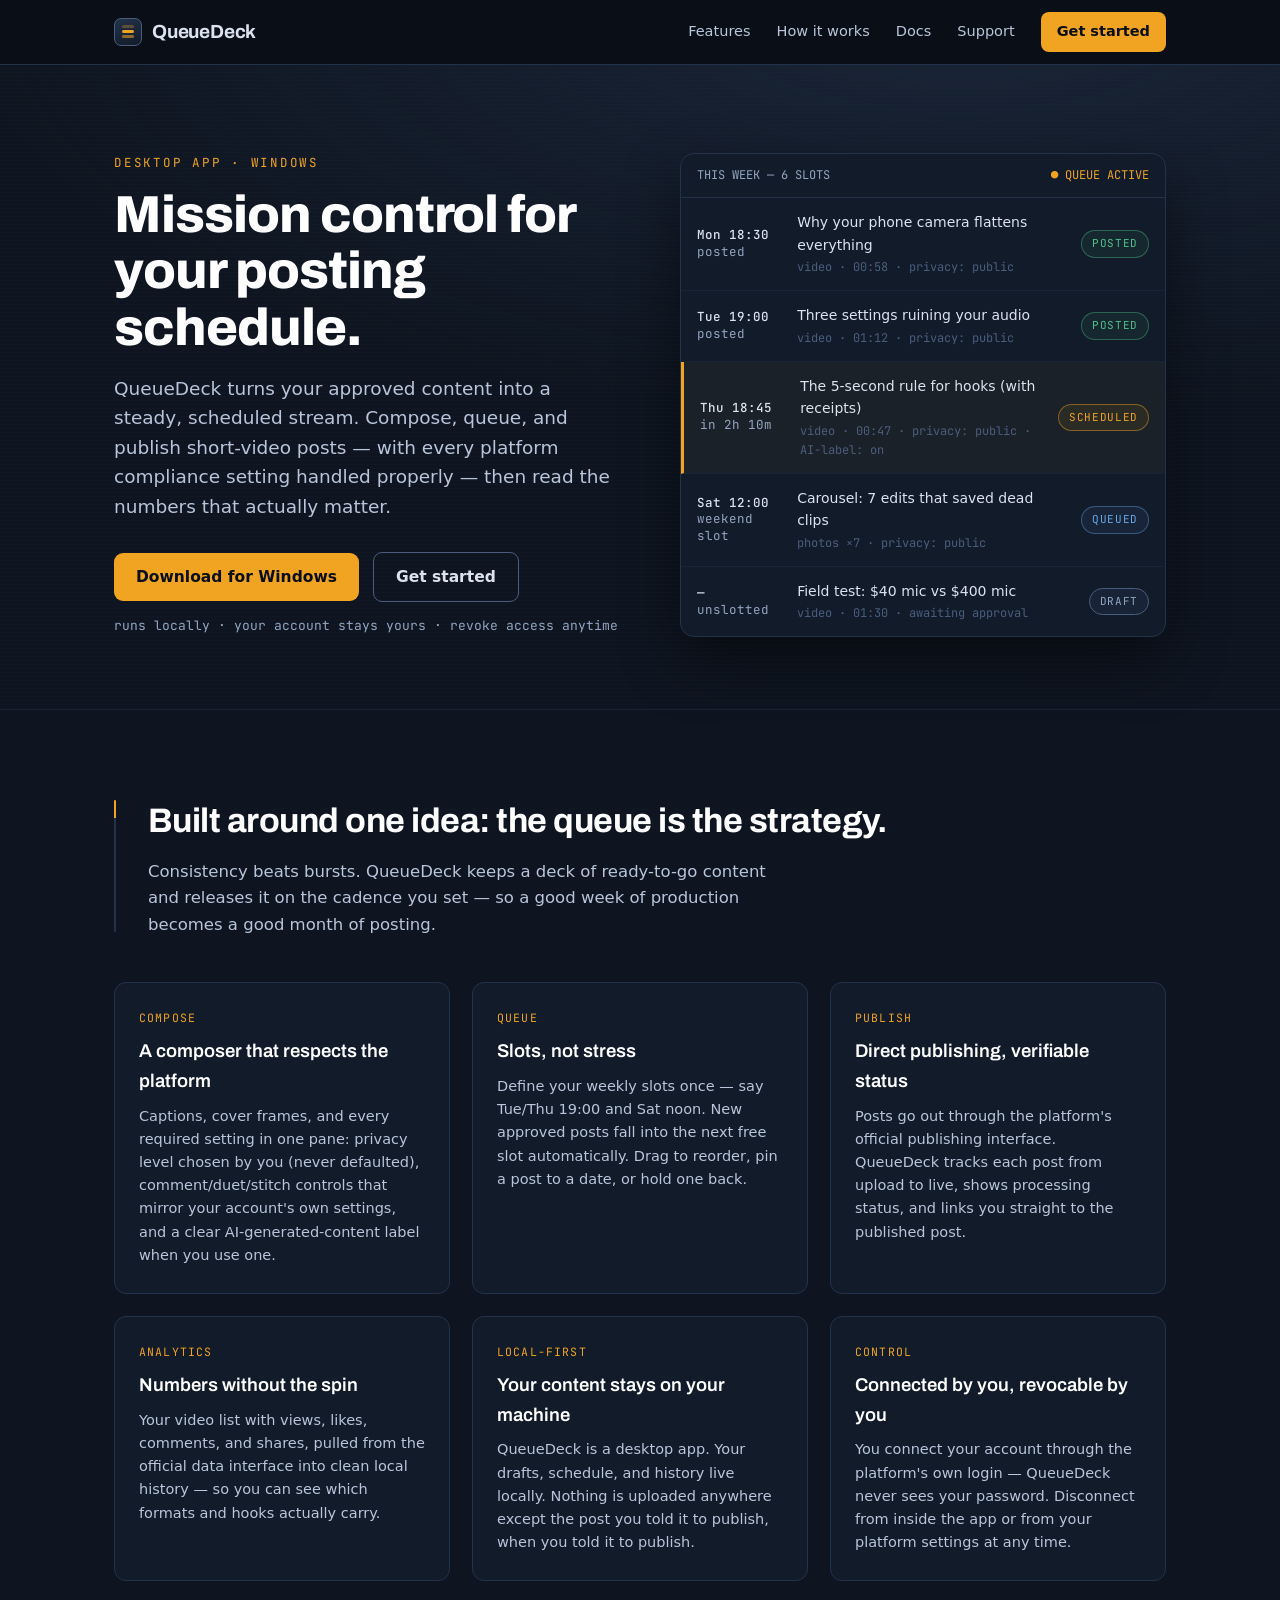
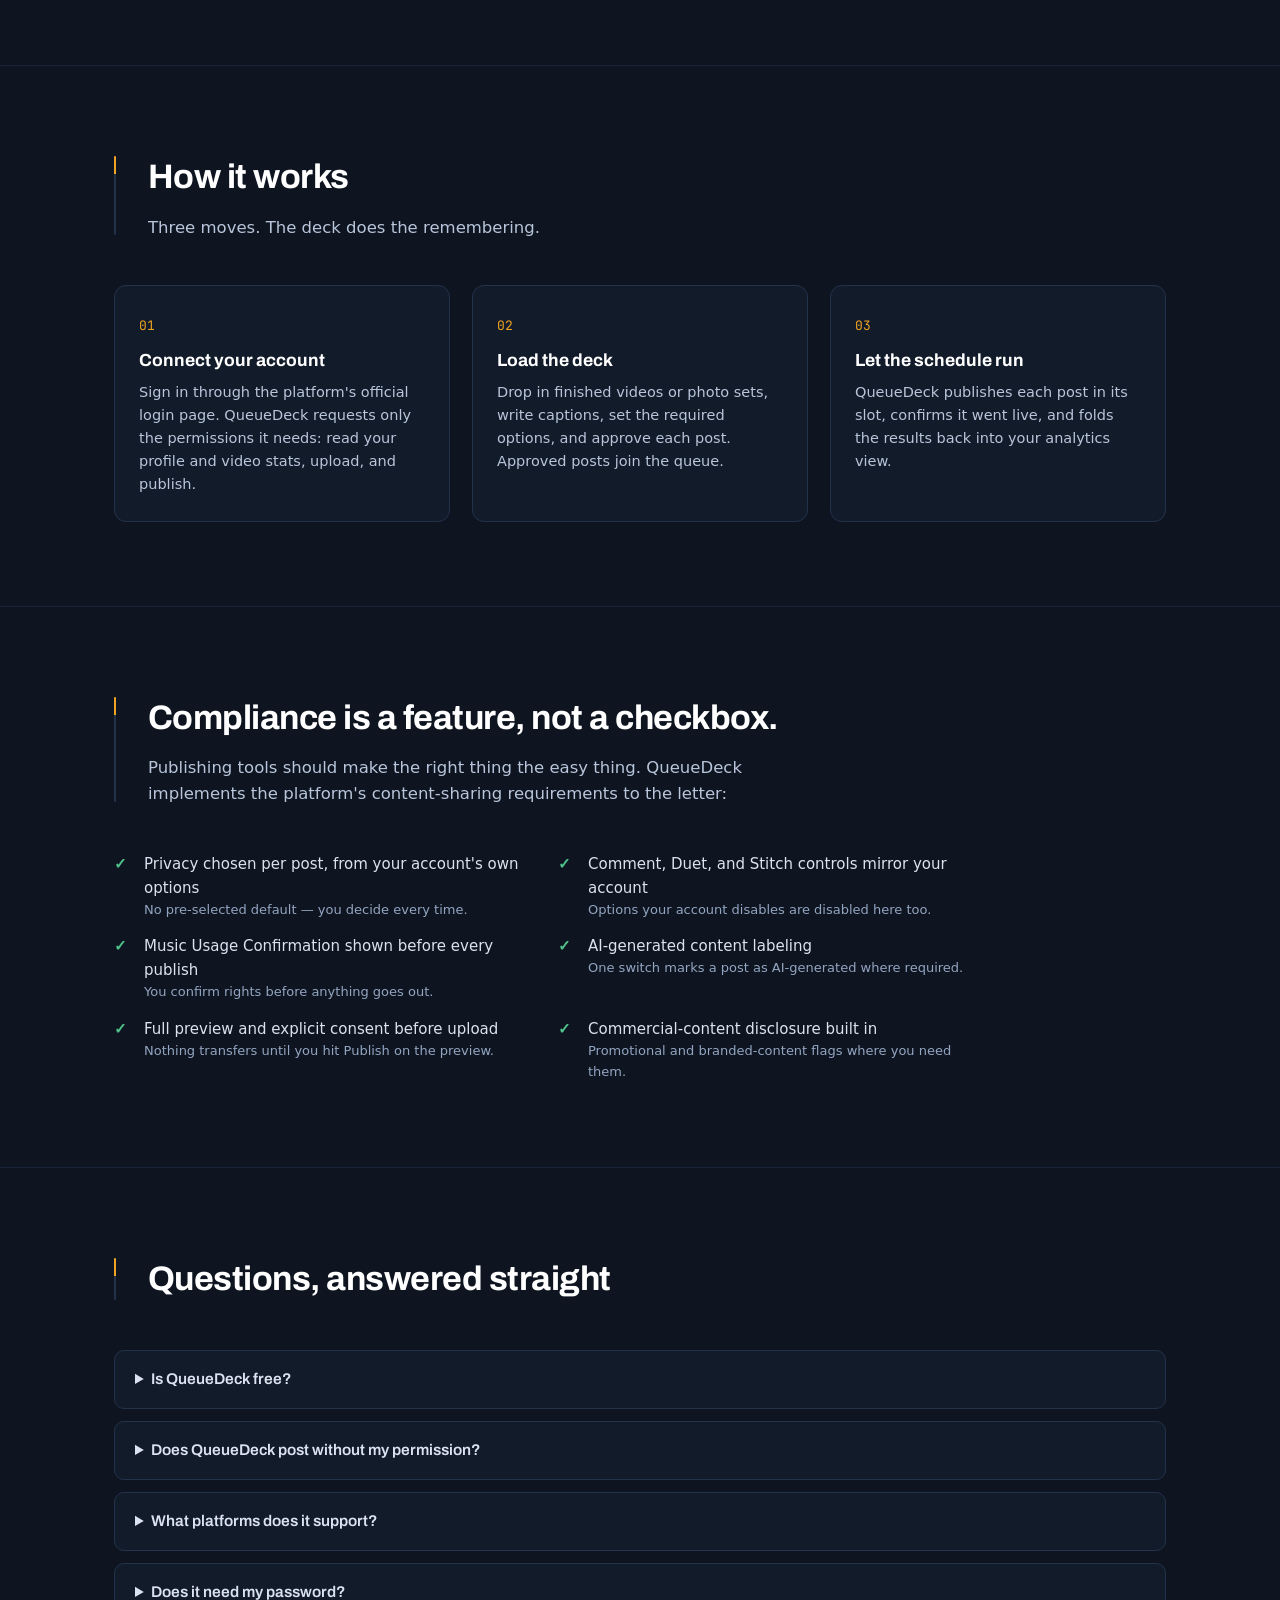
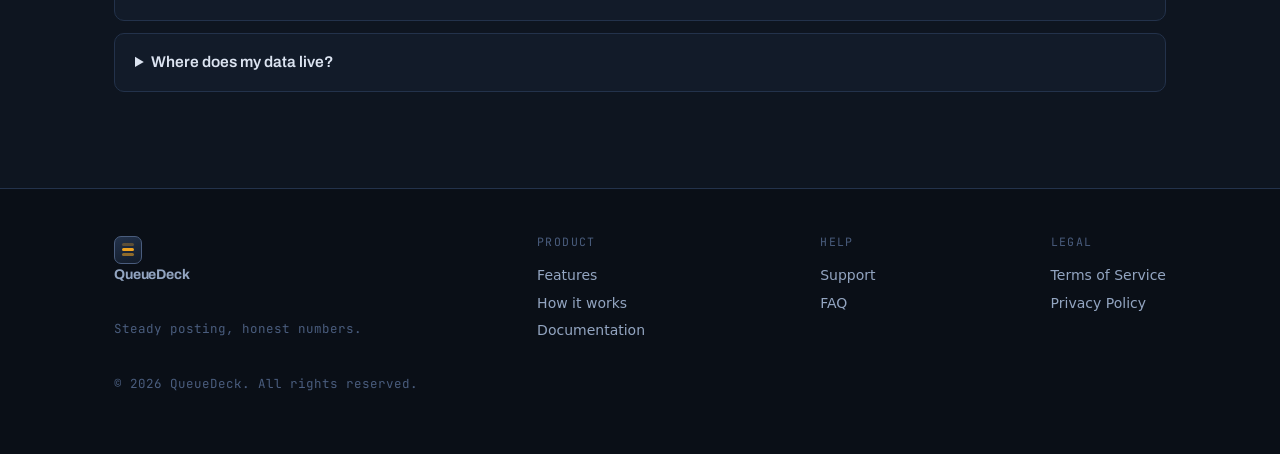
<file: index.html>
<!DOCTYPE html>
<html lang="en">
<head>
<meta charset="UTF-8">
<meta name="viewport" content="width=device-width, initial-scale=1.0">
<title>QueueDeck — Schedule-and-post mission control for short-video creators</title>
<meta name="description" content="QueueDeck is a Windows desktop app for short-video creators: build an approved-content queue, schedule posts with full platform compliance, and read your real performance numbers.">
<link rel="preconnect" href="https://fonts.googleapis.com">
<link rel="preconnect" href="https://fonts.gstatic.com" crossorigin>
<link href="https://fonts.googleapis.com/css2?family=Archivo:wght@500;600;700;800&family=JetBrains+Mono:wght@400;500;700&display=swap" rel="stylesheet">
<link rel="stylesheet" href="assets/deck.css">
<link rel="icon" type="image/png" href="assets/icon-64.png">
</head>
<body>

<header class="site">
  <div class="wrap">
    <a class="logo" href="index.html"><span class="mark"></span>QueueDeck</a>
    <nav class="main">
      <a href="index.html#features">Features</a>
      <a href="index.html#how">How it works</a>
      <a href="docs.html">Docs</a>
      <a href="support.html">Support</a>
      <a class="cta" href="docs.html#get-started">Get started</a>
    </nav>
  </div>
</header>

<section class="hero">
  <div class="wrap">
    <div>
      <div class="kicker">Desktop app · Windows</div>
      <h1>Mission control for your posting schedule.</h1>
      <p class="lede">QueueDeck turns your approved content into a steady, scheduled stream.
      Compose, queue, and publish short-video posts — with every platform compliance
      setting handled properly — then read the numbers that actually matter.</p>
      <div class="actions">
        <a class="btn primary" href="https://github.com/MrCyberFreak/queuedeck/releases/download/v0.5.0/QueueDeck-0.5.0-win64.zip">Download for Windows</a>
        <a class="btn ghost" href="docs.html#get-started">Get started</a>
      </div>
      <div class="note">runs locally · your account stays yours · revoke access anytime</div>
    </div>

    <div class="deck" aria-label="Illustration of the QueueDeck posting queue">
      <div class="bar"><span>THIS WEEK — 6 SLOTS</span><span class="live">● QUEUE ACTIVE</span></div>
      <div class="slot">
        <div class="t"><b>Mon 18:30</b>posted</div>
        <div class="what">
          <div class="title">Why your phone camera flattens everything</div>
          <div class="meta">video · 00:58 · privacy: public</div>
        </div>
        <span class="chip posted">POSTED</span>
      </div>
      <div class="slot">
        <div class="t"><b>Tue 19:00</b>posted</div>
        <div class="what">
          <div class="title">Three settings ruining your audio</div>
          <div class="meta">video · 01:12 · privacy: public</div>
        </div>
        <span class="chip posted">POSTED</span>
      </div>
      <div class="slot next">
        <div class="t"><b>Thu 18:45</b>in 2h 10m</div>
        <div class="what">
          <div class="title">The 5-second rule for hooks (with receipts)</div>
          <div class="meta">video · 00:47 · privacy: public · AI-label: on</div>
        </div>
        <span class="chip scheduled">SCHEDULED</span>
      </div>
      <div class="slot">
        <div class="t"><b>Sat 12:00</b>weekend slot</div>
        <div class="what">
          <div class="title">Carousel: 7 edits that saved dead clips</div>
          <div class="meta">photos ×7 · privacy: public</div>
        </div>
        <span class="chip queued">QUEUED</span>
      </div>
      <div class="slot">
        <div class="t"><b>—</b>unslotted</div>
        <div class="what">
          <div class="title">Field test: $40 mic vs $400 mic</div>
          <div class="meta">video · 01:30 · awaiting approval</div>
        </div>
        <span class="chip draft">DRAFT</span>
      </div>
    </div>
  </div>
</section>

<section class="block" id="features">
  <div class="wrap">
    <div class="railed">
      <h2>Built around one idea: the queue is the strategy.</h2>
      <p class="intro">Consistency beats bursts. QueueDeck keeps a deck of ready-to-go content and
      releases it on the cadence you set — so a good week of production becomes a good month of posting.</p>
    </div>
    <div class="grid3">
      <div class="card">
        <div class="tag">Compose</div>
        <h3>A composer that respects the platform</h3>
        <p>Captions, cover frames, and every required setting in one pane: privacy level chosen by you
        (never defaulted), comment/duet/stitch controls that mirror your account's own settings, and a
        clear AI-generated-content label when you use one.</p>
      </div>
      <div class="card">
        <div class="tag">Queue</div>
        <h3>Slots, not stress</h3>
        <p>Define your weekly slots once — say Tue/Thu 19:00 and Sat noon. New approved posts fall into
        the next free slot automatically. Drag to reorder, pin a post to a date, or hold one back.</p>
      </div>
      <div class="card">
        <div class="tag">Publish</div>
        <h3>Direct publishing, verifiable status</h3>
        <p>Posts go out through the platform's official publishing interface. QueueDeck tracks each
        post from upload to live, shows processing status, and links you straight to the published post.</p>
      </div>
      <div class="card">
        <div class="tag">Analytics</div>
        <h3>Numbers without the spin</h3>
        <p>Your video list with views, likes, comments, and shares, pulled from the official data
        interface into clean local history — so you can see which formats and hooks actually carry.</p>
      </div>
      <div class="card">
        <div class="tag">Local-first</div>
        <h3>Your content stays on your machine</h3>
        <p>QueueDeck is a desktop app. Your drafts, schedule, and history live locally. Nothing is
        uploaded anywhere except the post you told it to publish, when you told it to publish.</p>
      </div>
      <div class="card">
        <div class="tag">Control</div>
        <h3>Connected by you, revocable by you</h3>
        <p>You connect your account through the platform's own login — QueueDeck never sees your
        password. Disconnect from inside the app or from your platform settings at any time.</p>
      </div>
    </div>
  </div>
</section>

<section class="block" id="how">
  <div class="wrap">
    <div class="railed">
      <h2>How it works</h2>
      <p class="intro">Three moves. The deck does the remembering.</p>
    </div>
    <div class="steps">
      <div class="step">
        <h3>Connect your account</h3>
        <p>Sign in through the platform's official login page. QueueDeck requests only the permissions
        it needs: read your profile and video stats, upload, and publish.</p>
      </div>
      <div class="step">
        <h3>Load the deck</h3>
        <p>Drop in finished videos or photo sets, write captions, set the required options, and approve
        each post. Approved posts join the queue.</p>
      </div>
      <div class="step">
        <h3>Let the schedule run</h3>
        <p>QueueDeck publishes each post in its slot, confirms it went live, and folds the results back
        into your analytics view.</p>
      </div>
    </div>
  </div>
</section>

<section class="block" id="compliance">
  <div class="wrap">
    <div class="railed">
      <h2>Compliance is a feature, not a checkbox.</h2>
      <p class="intro">Publishing tools should make the right thing the easy thing. QueueDeck implements
      the platform's content-sharing requirements to the letter:</p>
    </div>
    <ul class="checklist">
      <li>Privacy chosen per post, from your account's own options<span>No pre-selected default — you decide every time.</span></li>
      <li>Comment, Duet, and Stitch controls mirror your account<span>Options your account disables are disabled here too.</span></li>
      <li>Music Usage Confirmation shown before every publish<span>You confirm rights before anything goes out.</span></li>
      <li>AI-generated content labeling<span>One switch marks a post as AI-generated where required.</span></li>
      <li>Full preview and explicit consent before upload<span>Nothing transfers until you hit Publish on the preview.</span></li>
      <li>Commercial-content disclosure built in<span>Promotional and branded-content flags where you need them.</span></li>
    </ul>
  </div>
</section>

<section class="block" id="faq">
  <div class="wrap">
    <div class="railed">
      <h2>Questions, answered straight</h2>
      <p class="intro"></p>
    </div>
    <details>
      <summary>Is QueueDeck free?</summary>
      <p>QueueDeck is free while in early access. If that changes, existing users will get generous notice —
      and your data is local, so nothing gets held hostage.</p>
    </details>
    <details>
      <summary>Does QueueDeck post without my permission?</summary>
      <p>Never. Only posts you explicitly approved enter the queue, and the queue only runs while
      publishing is enabled. You can pause the whole deck with one switch.</p>
    </details>
    <details>
      <summary>What platforms does it support?</summary>
      <p>QueueDeck integrates with TikTok through TikTok's official developer interfaces. Support for
      additional short-video platforms is on the roadmap.</p>
    </details>
    <details>
      <summary>Does it need my password?</summary>
      <p>No. You sign in on the platform's own login page; QueueDeck receives a revocable access grant
      and never sees your credentials. Revoke it anytime from the app or your platform's settings.</p>
    </details>
    <details>
      <summary>Where does my data live?</summary>
      <p>On your computer. Drafts, media, schedule, and analytics history are stored locally. See the
      <a href="privacy.html">privacy policy</a> for the full picture.</p>
    </details>
  </div>
</section>

<footer class="site">
  <div class="wrap">
    <div class="col">
      <a class="logo" href="index.html"><span class="mark"></span>QueueDeck</a>
      <div class="fine">Steady posting, honest numbers.</div>
    </div>
    <div class="col">
      <div class="h">Product</div>
      <a href="index.html#features">Features</a>
      <a href="index.html#how">How it works</a>
      <a href="docs.html">Documentation</a>
    </div>
    <div class="col">
      <div class="h">Help</div>
      <a href="support.html">Support</a>
      <a href="docs.html#faq">FAQ</a>
    </div>
    <div class="col">
      <div class="h">Legal</div>
      <a href="terms.html">Terms of Service</a>
      <a href="privacy.html">Privacy Policy</a>
    </div>
  </div>
  <div class="wrap"><div class="fine">© 2026 QueueDeck. All rights reserved.</div></div>
</footer>

</body>
</html>
</file>
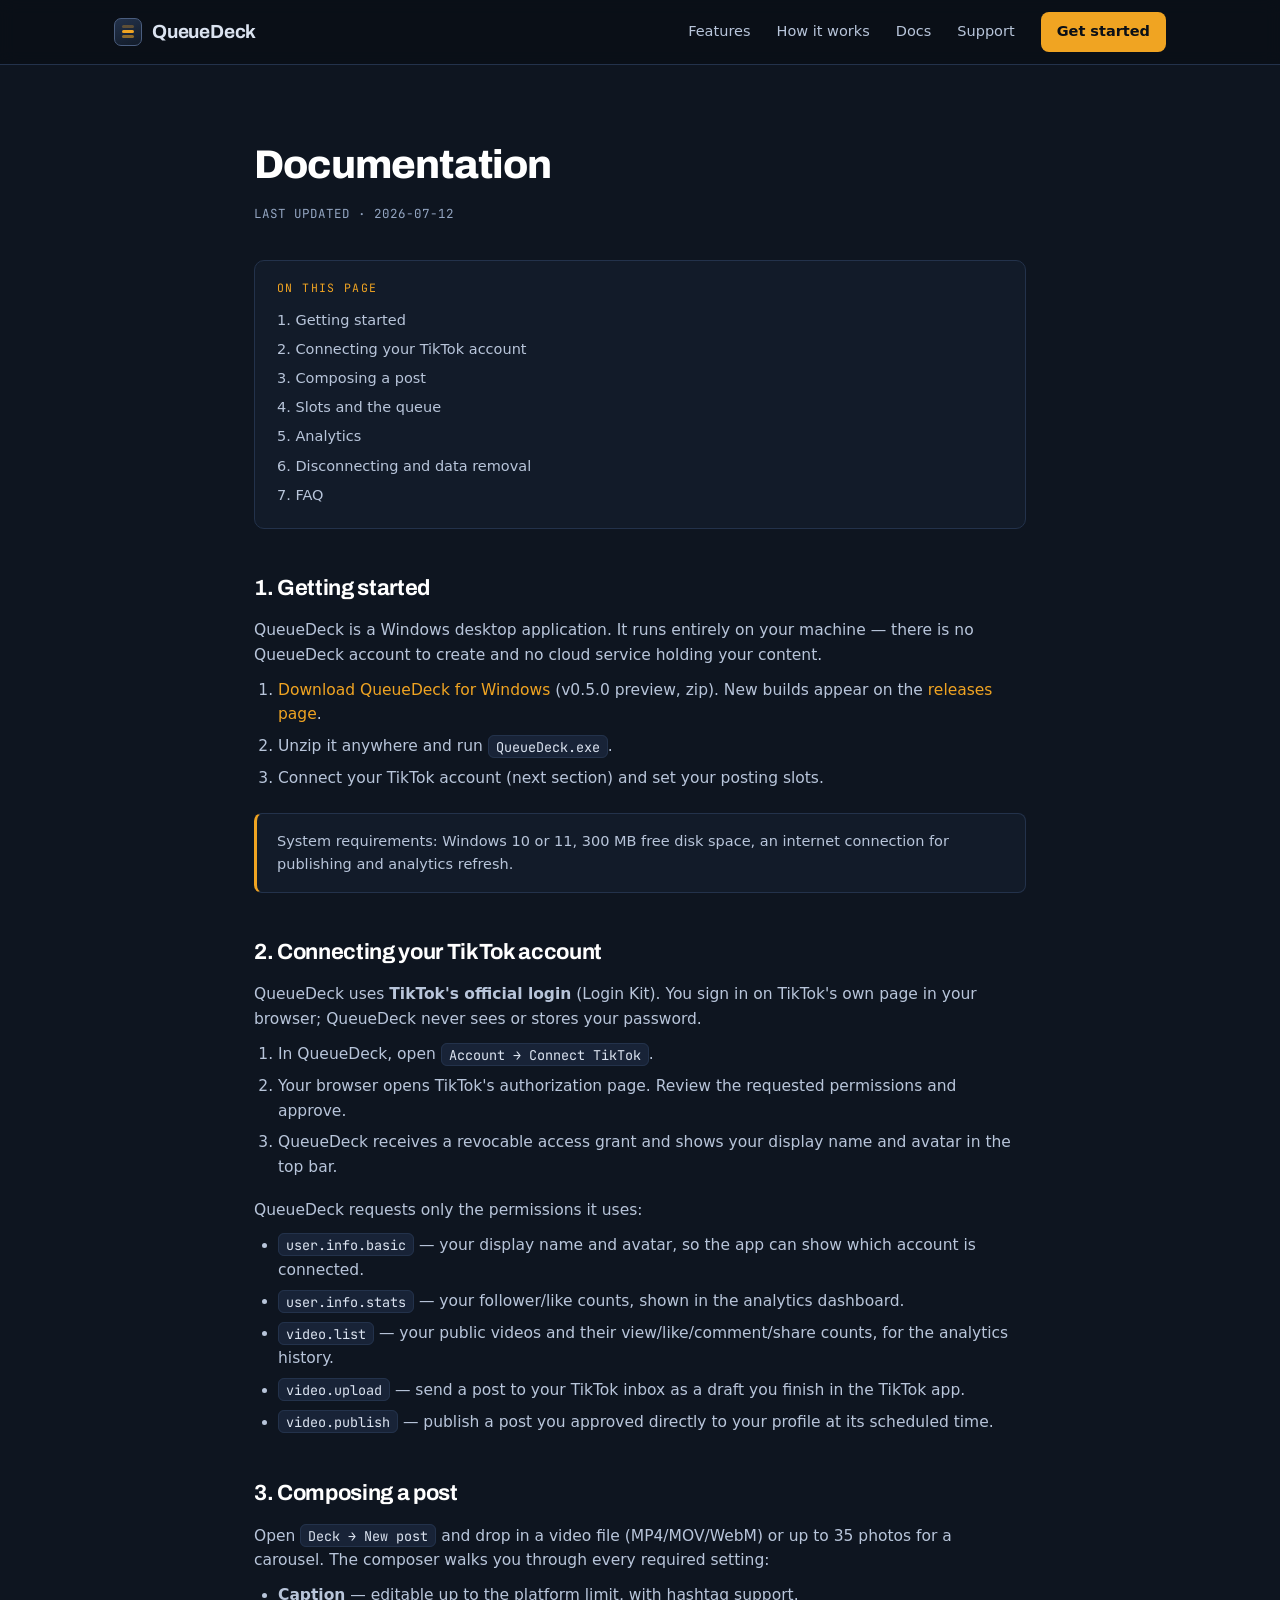
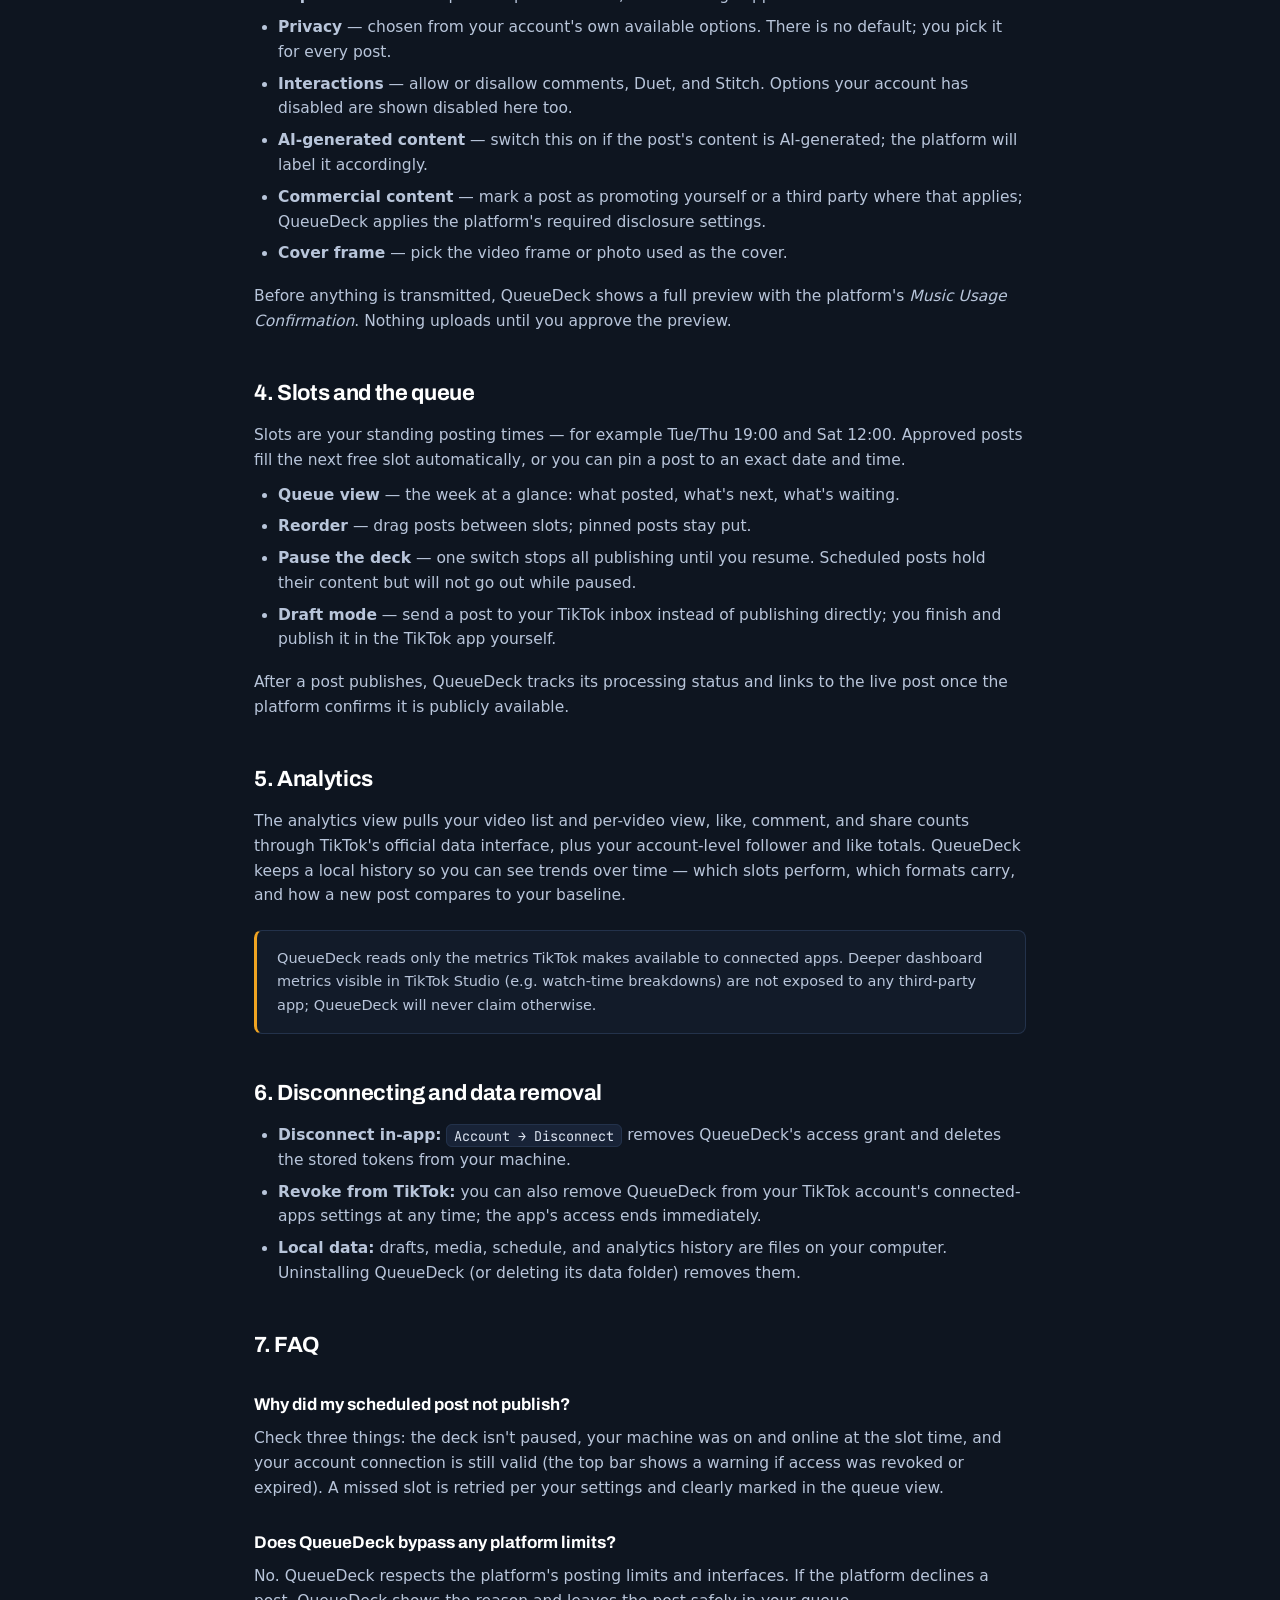
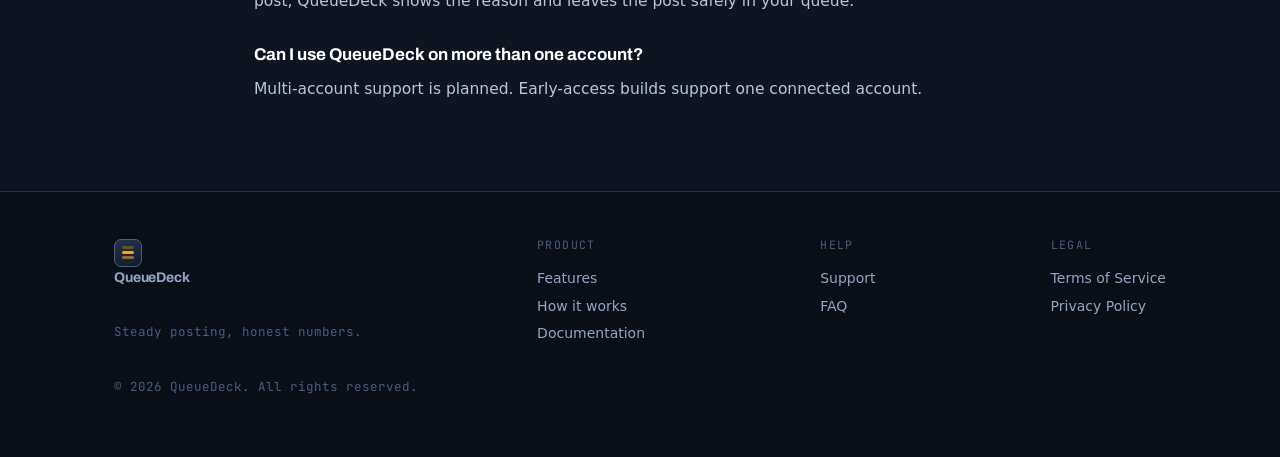
<file: docs.html>
<!DOCTYPE html>
<html lang="en">
<head>
<meta charset="UTF-8">
<meta name="viewport" content="width=device-width, initial-scale=1.0">
<title>Documentation — QueueDeck</title>
<meta name="description" content="QueueDeck documentation: installation, connecting your TikTok account, composing posts, running the queue, and reading analytics.">
<link rel="preconnect" href="https://fonts.googleapis.com">
<link rel="preconnect" href="https://fonts.gstatic.com" crossorigin>
<link href="https://fonts.googleapis.com/css2?family=Archivo:wght@500;600;700;800&family=JetBrains+Mono:wght@400;500;700&display=swap" rel="stylesheet">
<link rel="stylesheet" href="assets/deck.css">
<link rel="icon" type="image/png" href="assets/icon-64.png">
</head>
<body>

<header class="site">
  <div class="wrap">
    <a class="logo" href="index.html"><span class="mark"></span>QueueDeck</a>
    <nav class="main">
      <a href="index.html#features">Features</a>
      <a href="index.html#how">How it works</a>
      <a href="docs.html">Docs</a>
      <a href="support.html">Support</a>
      <a class="cta" href="docs.html#get-started">Get started</a>
    </nav>
  </div>
</header>

<div class="page">
  <div class="wrap">
    <h1>Documentation</h1>
    <div class="updated">LAST UPDATED · 2026-07-12</div>

    <div class="toc">
      <div class="h">On this page</div>
      <a href="#get-started">1. Getting started</a>
      <a href="#connect">2. Connecting your TikTok account</a>
      <a href="#compose">3. Composing a post</a>
      <a href="#queue">4. Slots and the queue</a>
      <a href="#analytics">5. Analytics</a>
      <a href="#disconnect">6. Disconnecting and data removal</a>
      <a href="#faq">7. FAQ</a>
    </div>

    <h2 id="get-started">1. Getting started</h2>
    <p>QueueDeck is a Windows desktop application. It runs entirely on your machine — there is no
    QueueDeck account to create and no cloud service holding your content.</p>
    <ol>
      <li><a href="https://github.com/MrCyberFreak/queuedeck/releases/download/v0.5.0/QueueDeck-0.5.0-win64.zip">Download QueueDeck for Windows</a> (v0.5.0 preview, zip). New builds appear on the <a href="https://github.com/MrCyberFreak/queuedeck/releases">releases page</a>.</li>
      <li>Unzip it anywhere and run <code>QueueDeck.exe</code>.</li>
      <li>Connect your TikTok account (next section) and set your posting slots.</li>
    </ol>
    <div class="callout">System requirements: Windows 10 or 11, 300&nbsp;MB free disk space, an internet
    connection for publishing and analytics refresh.</div>

    <h2 id="connect">2. Connecting your TikTok account</h2>
    <p>QueueDeck uses <strong>TikTok's official login</strong> (Login Kit). You sign in on TikTok's own
    page in your browser; QueueDeck never sees or stores your password.</p>
    <ol>
      <li>In QueueDeck, open <code>Account → Connect TikTok</code>.</li>
      <li>Your browser opens TikTok's authorization page. Review the requested permissions and approve.</li>
      <li>QueueDeck receives a revocable access grant and shows your display name and avatar in the top bar.</li>
    </ol>
    <p>QueueDeck requests only the permissions it uses:</p>
    <ul>
      <li><code>user.info.basic</code> — your display name and avatar, so the app can show which account is connected.</li>
      <li><code>user.info.stats</code> — your follower/like counts, shown in the analytics dashboard.</li>
      <li><code>video.list</code> — your public videos and their view/like/comment/share counts, for the analytics history.</li>
      <li><code>video.upload</code> — send a post to your TikTok inbox as a draft you finish in the TikTok app.</li>
      <li><code>video.publish</code> — publish a post you approved directly to your profile at its scheduled time.</li>
    </ul>

    <h2 id="compose">3. Composing a post</h2>
    <p>Open <code>Deck → New post</code> and drop in a video file (MP4/MOV/WebM) or up to 35 photos for a
    carousel. The composer walks you through every required setting:</p>
    <ul>
      <li><strong>Caption</strong> — editable up to the platform limit, with hashtag support.</li>
      <li><strong>Privacy</strong> — chosen from your account's own available options. There is no default;
      you pick it for every post.</li>
      <li><strong>Interactions</strong> — allow or disallow comments, Duet, and Stitch. Options your account
      has disabled are shown disabled here too.</li>
      <li><strong>AI-generated content</strong> — switch this on if the post's content is AI-generated; the
      platform will label it accordingly.</li>
      <li><strong>Commercial content</strong> — mark a post as promoting yourself or a third party where that
      applies; QueueDeck applies the platform's required disclosure settings.</li>
      <li><strong>Cover frame</strong> — pick the video frame or photo used as the cover.</li>
    </ul>
    <p>Before anything is transmitted, QueueDeck shows a full preview with the platform's
    <em>Music Usage Confirmation</em>. Nothing uploads until you approve the preview.</p>

    <h2 id="queue">4. Slots and the queue</h2>
    <p>Slots are your standing posting times — for example Tue/Thu 19:00 and Sat 12:00. Approved posts
    fill the next free slot automatically, or you can pin a post to an exact date and time.</p>
    <ul>
      <li><strong>Queue view</strong> — the week at a glance: what posted, what's next, what's waiting.</li>
      <li><strong>Reorder</strong> — drag posts between slots; pinned posts stay put.</li>
      <li><strong>Pause the deck</strong> — one switch stops all publishing until you resume. Scheduled posts
      hold their content but will not go out while paused.</li>
      <li><strong>Draft mode</strong> — send a post to your TikTok inbox instead of publishing directly; you
      finish and publish it in the TikTok app yourself.</li>
    </ul>
    <p>After a post publishes, QueueDeck tracks its processing status and links to the live post once the
    platform confirms it is publicly available.</p>

    <h2 id="analytics">5. Analytics</h2>
    <p>The analytics view pulls your video list and per-video view, like, comment, and share counts through
    TikTok's official data interface, plus your account-level follower and like totals. QueueDeck keeps a
    local history so you can see trends over time — which slots perform, which formats carry, and how a new
    post compares to your baseline.</p>
    <div class="callout">QueueDeck reads only the metrics TikTok makes available to connected apps. Deeper
    dashboard metrics visible in TikTok Studio (e.g. watch-time breakdowns) are not exposed to any
    third-party app; QueueDeck will never claim otherwise.</div>

    <h2 id="disconnect">6. Disconnecting and data removal</h2>
    <ul>
      <li><strong>Disconnect in-app:</strong> <code>Account → Disconnect</code> removes QueueDeck's access
      grant and deletes the stored tokens from your machine.</li>
      <li><strong>Revoke from TikTok:</strong> you can also remove QueueDeck from your TikTok account's
      connected-apps settings at any time; the app's access ends immediately.</li>
      <li><strong>Local data:</strong> drafts, media, schedule, and analytics history are files on your
      computer. Uninstalling QueueDeck (or deleting its data folder) removes them.</li>
    </ul>

    <h2 id="faq">7. FAQ</h2>
    <h3>Why did my scheduled post not publish?</h3>
    <p>Check three things: the deck isn't paused, your machine was on and online at the slot time, and your
    account connection is still valid (the top bar shows a warning if access was revoked or expired). A
    missed slot is retried per your settings and clearly marked in the queue view.</p>
    <h3>Does QueueDeck bypass any platform limits?</h3>
    <p>No. QueueDeck respects the platform's posting limits and interfaces. If the platform declines a
    post, QueueDeck shows the reason and leaves the post safely in your queue.</p>
    <h3>Can I use QueueDeck on more than one account?</h3>
    <p>Multi-account support is planned. Early-access builds support one connected account.</p>

  </div>
</div>

<footer class="site">
  <div class="wrap">
    <div class="col">
      <a class="logo" href="index.html"><span class="mark"></span>QueueDeck</a>
      <div class="fine">Steady posting, honest numbers.</div>
    </div>
    <div class="col">
      <div class="h">Product</div>
      <a href="index.html#features">Features</a>
      <a href="index.html#how">How it works</a>
      <a href="docs.html">Documentation</a>
    </div>
    <div class="col">
      <div class="h">Help</div>
      <a href="support.html">Support</a>
      <a href="docs.html#faq">FAQ</a>
    </div>
    <div class="col">
      <div class="h">Legal</div>
      <a href="terms.html">Terms of Service</a>
      <a href="privacy.html">Privacy Policy</a>
    </div>
  </div>
  <div class="wrap"><div class="fine">© 2026 QueueDeck. All rights reserved.</div></div>
</footer>

</body>
</html>
</file>
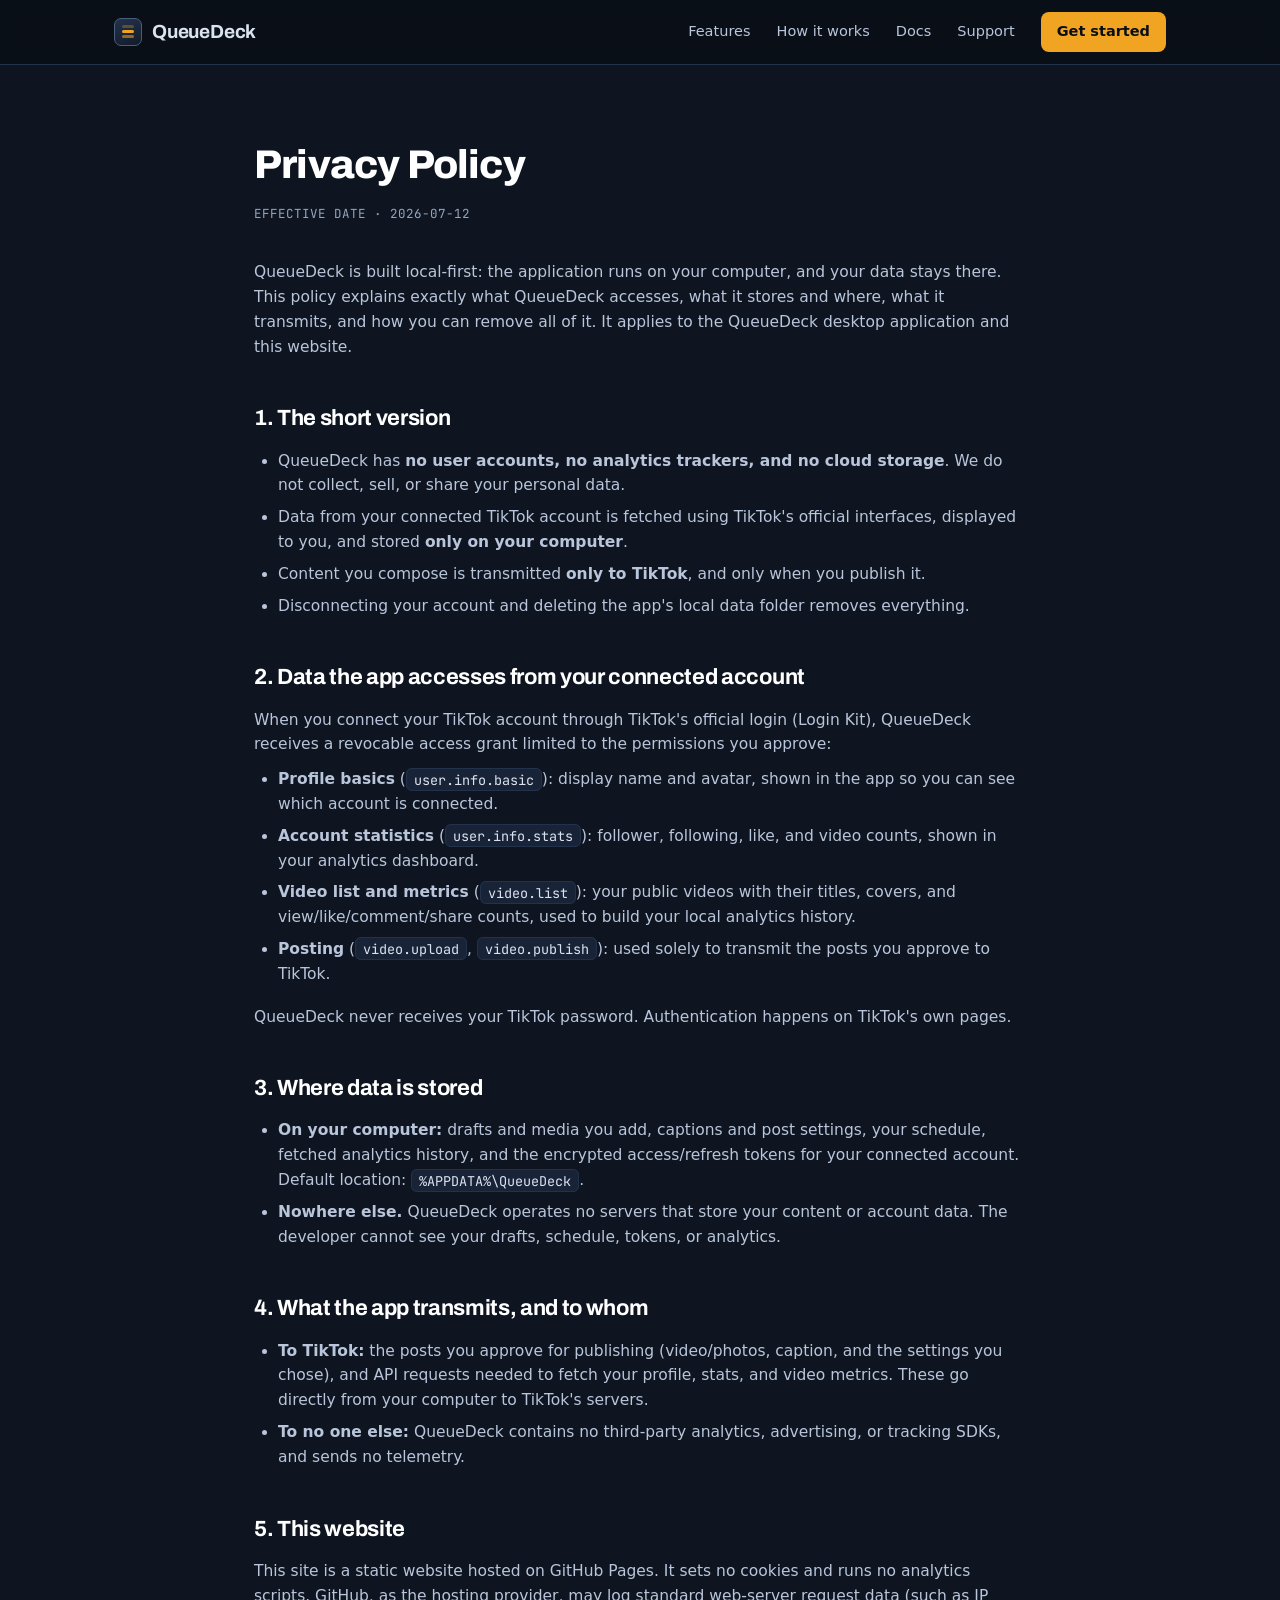
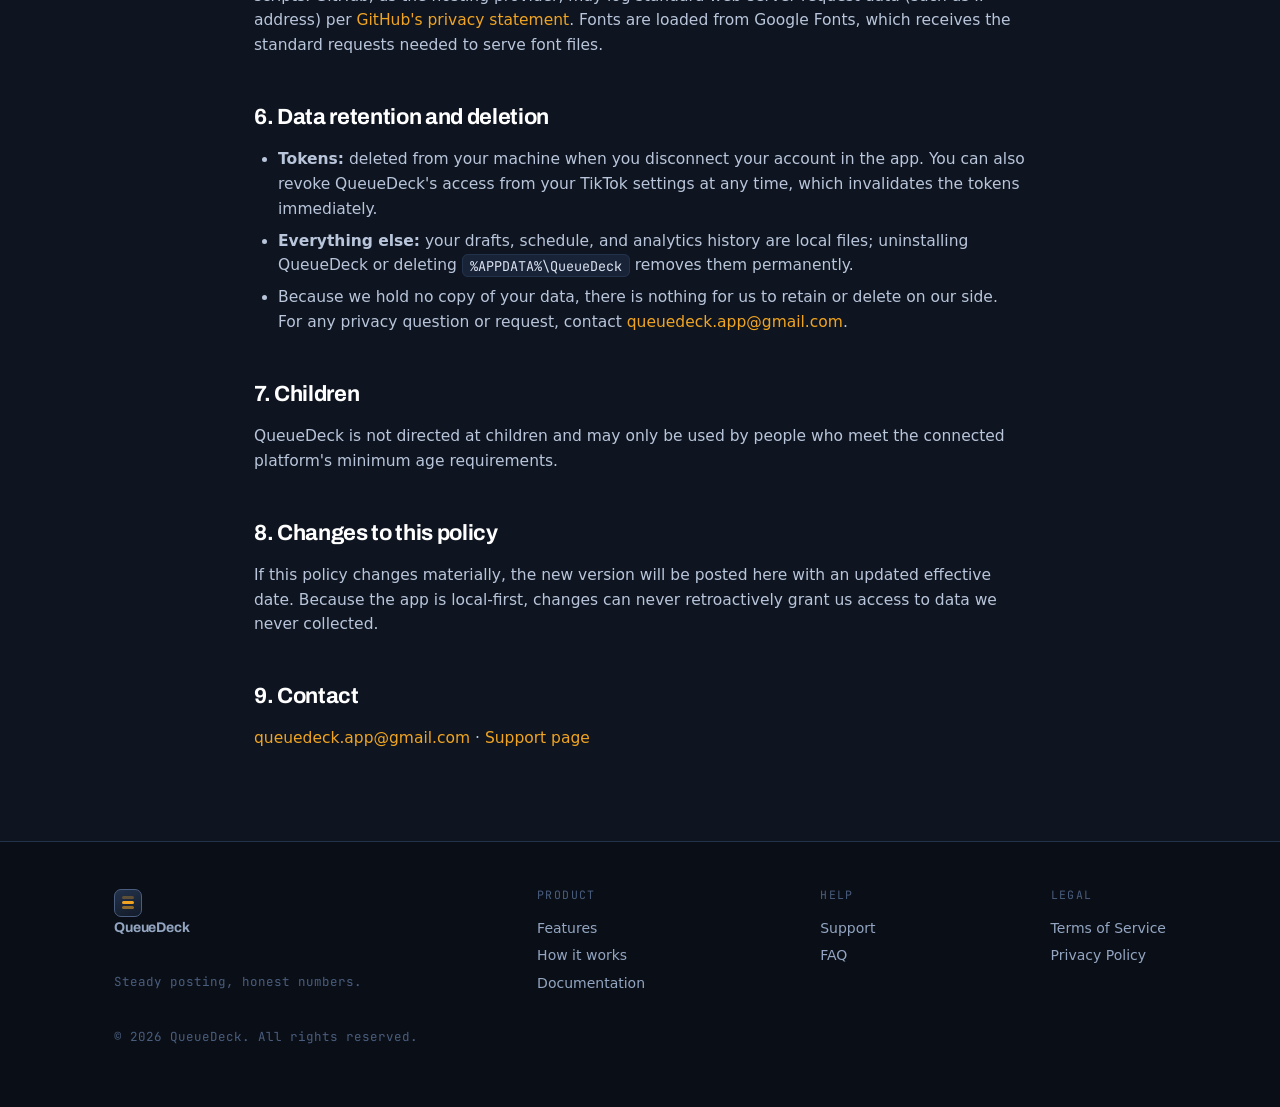
<file: privacy.html>
<!DOCTYPE html>
<html lang="en">
<head>
<meta charset="UTF-8">
<meta name="viewport" content="width=device-width, initial-scale=1.0">
<title>Privacy Policy — QueueDeck</title>
<meta name="description" content="QueueDeck Privacy Policy: what data the app accesses, where it is stored, and how to remove it.">
<link rel="preconnect" href="https://fonts.googleapis.com">
<link rel="preconnect" href="https://fonts.gstatic.com" crossorigin>
<link href="https://fonts.googleapis.com/css2?family=Archivo:wght@500;600;700;800&family=JetBrains+Mono:wght@400;500;700&display=swap" rel="stylesheet">
<link rel="stylesheet" href="assets/deck.css">
<link rel="icon" type="image/png" href="assets/icon-64.png">
</head>
<body>

<header class="site">
  <div class="wrap">
    <a class="logo" href="index.html"><span class="mark"></span>QueueDeck</a>
    <nav class="main">
      <a href="index.html#features">Features</a>
      <a href="index.html#how">How it works</a>
      <a href="docs.html">Docs</a>
      <a href="support.html">Support</a>
      <a class="cta" href="docs.html#get-started">Get started</a>
    </nav>
  </div>
</header>

<div class="page">
  <div class="wrap">
    <h1>Privacy Policy</h1>
    <div class="updated">EFFECTIVE DATE · 2026-07-12</div>

    <p>QueueDeck is built local-first: the application runs on your computer, and your data stays
    there. This policy explains exactly what QueueDeck accesses, what it stores and where, what it
    transmits, and how you can remove all of it. It applies to the QueueDeck desktop application and
    this website.</p>

    <h2>1. The short version</h2>
    <ul>
      <li>QueueDeck has <strong>no user accounts, no analytics trackers, and no cloud storage</strong>.
      We do not collect, sell, or share your personal data.</li>
      <li>Data from your connected TikTok account is fetched using TikTok's official interfaces,
      displayed to you, and stored <strong>only on your computer</strong>.</li>
      <li>Content you compose is transmitted <strong>only to TikTok</strong>, and only when you publish it.</li>
      <li>Disconnecting your account and deleting the app's local data folder removes everything.</li>
    </ul>

    <h2>2. Data the app accesses from your connected account</h2>
    <p>When you connect your TikTok account through TikTok's official login (Login Kit), QueueDeck
    receives a revocable access grant limited to the permissions you approve:</p>
    <ul>
      <li><strong>Profile basics</strong> (<code>user.info.basic</code>): display name and avatar, shown in
      the app so you can see which account is connected.</li>
      <li><strong>Account statistics</strong> (<code>user.info.stats</code>): follower, following, like, and
      video counts, shown in your analytics dashboard.</li>
      <li><strong>Video list and metrics</strong> (<code>video.list</code>): your public videos with their
      titles, covers, and view/like/comment/share counts, used to build your local analytics history.</li>
      <li><strong>Posting</strong> (<code>video.upload</code>, <code>video.publish</code>): used solely to
      transmit the posts you approve to TikTok.</li>
    </ul>
    <p>QueueDeck never receives your TikTok password. Authentication happens on TikTok's own pages.</p>

    <h2>3. Where data is stored</h2>
    <ul>
      <li><strong>On your computer:</strong> drafts and media you add, captions and post settings, your
      schedule, fetched analytics history, and the encrypted access/refresh tokens for your connected
      account. Default location: <code>%APPDATA%\QueueDeck</code>.</li>
      <li><strong>Nowhere else.</strong> QueueDeck operates no servers that store your content or account
      data. The developer cannot see your drafts, schedule, tokens, or analytics.</li>
    </ul>

    <h2>4. What the app transmits, and to whom</h2>
    <ul>
      <li><strong>To TikTok:</strong> the posts you approve for publishing (video/photos, caption, and the
      settings you chose), and API requests needed to fetch your profile, stats, and video metrics.
      These go directly from your computer to TikTok's servers.</li>
      <li><strong>To no one else:</strong> QueueDeck contains no third-party analytics, advertising, or
      tracking SDKs, and sends no telemetry.</li>
    </ul>

    <h2>5. This website</h2>
    <p>This site is a static website hosted on GitHub Pages. It sets no cookies and runs no analytics
    scripts. GitHub, as the hosting provider, may log standard web-server request data (such as IP
    address) per <a href="https://docs.github.com/en/site-policy/privacy-policies/github-general-privacy-statement" rel="noopener">GitHub's privacy statement</a>.
    Fonts are loaded from Google Fonts, which receives the standard requests needed to serve font
    files.</p>

    <h2>6. Data retention and deletion</h2>
    <ul>
      <li><strong>Tokens:</strong> deleted from your machine when you disconnect your account in the app.
      You can also revoke QueueDeck's access from your TikTok settings at any time, which invalidates
      the tokens immediately.</li>
      <li><strong>Everything else:</strong> your drafts, schedule, and analytics history are local files;
      uninstalling QueueDeck or deleting <code>%APPDATA%\QueueDeck</code> removes them permanently.</li>
      <li>Because we hold no copy of your data, there is nothing for us to retain or delete on our side.
      For any privacy question or request, contact
      <a href="mailto:queuedeck.app@gmail.com">queuedeck.app@gmail.com</a>.</li>
    </ul>

    <h2>7. Children</h2>
    <p>QueueDeck is not directed at children and may only be used by people who meet the connected
    platform's minimum age requirements.</p>

    <h2>8. Changes to this policy</h2>
    <p>If this policy changes materially, the new version will be posted here with an updated effective
    date. Because the app is local-first, changes can never retroactively grant us access to data we
    never collected.</p>

    <h2>9. Contact</h2>
    <p><a href="mailto:queuedeck.app@gmail.com">queuedeck.app@gmail.com</a> · <a href="support.html">Support page</a></p>
  </div>
</div>

<footer class="site">
  <div class="wrap">
    <div class="col">
      <a class="logo" href="index.html"><span class="mark"></span>QueueDeck</a>
      <div class="fine">Steady posting, honest numbers.</div>
    </div>
    <div class="col">
      <div class="h">Product</div>
      <a href="index.html#features">Features</a>
      <a href="index.html#how">How it works</a>
      <a href="docs.html">Documentation</a>
    </div>
    <div class="col">
      <div class="h">Help</div>
      <a href="support.html">Support</a>
      <a href="docs.html#faq">FAQ</a>
    </div>
    <div class="col">
      <div class="h">Legal</div>
      <a href="terms.html">Terms of Service</a>
      <a href="privacy.html">Privacy Policy</a>
    </div>
  </div>
  <div class="wrap"><div class="fine">© 2026 QueueDeck. All rights reserved.</div></div>
</footer>

</body>
</html>
</file>
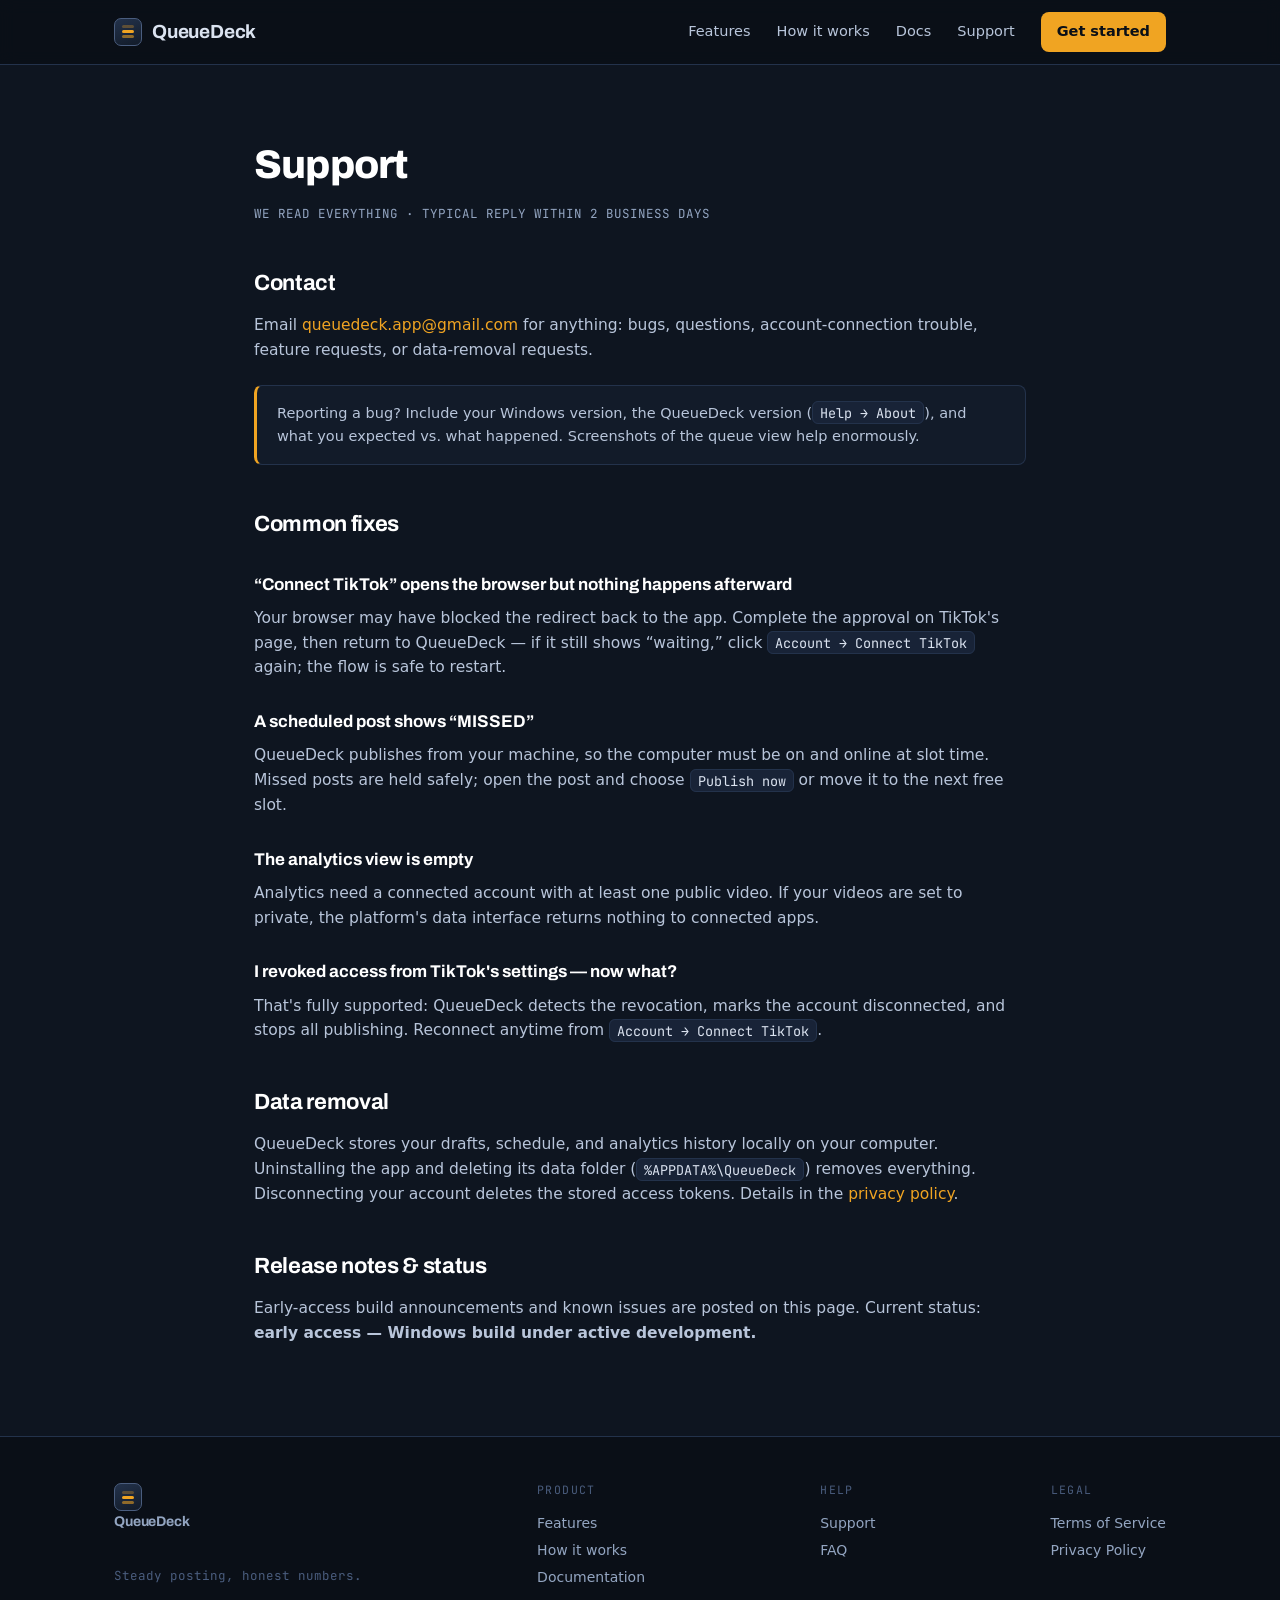
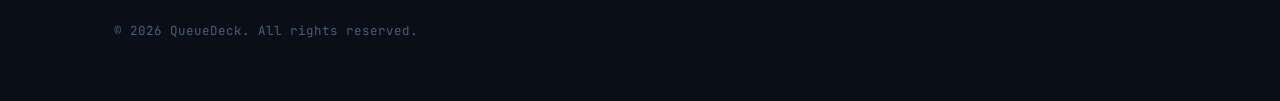
<file: support.html>
<!DOCTYPE html>
<html lang="en">
<head>
<meta charset="UTF-8">
<meta name="viewport" content="width=device-width, initial-scale=1.0">
<title>Support — QueueDeck</title>
<meta name="description" content="Get help with QueueDeck: contact, troubleshooting, and how to report a problem.">
<link rel="preconnect" href="https://fonts.googleapis.com">
<link rel="preconnect" href="https://fonts.gstatic.com" crossorigin>
<link href="https://fonts.googleapis.com/css2?family=Archivo:wght@500;600;700;800&family=JetBrains+Mono:wght@400;500;700&display=swap" rel="stylesheet">
<link rel="stylesheet" href="assets/deck.css">
<link rel="icon" type="image/png" href="assets/icon-64.png">
</head>
<body>

<header class="site">
  <div class="wrap">
    <a class="logo" href="index.html"><span class="mark"></span>QueueDeck</a>
    <nav class="main">
      <a href="index.html#features">Features</a>
      <a href="index.html#how">How it works</a>
      <a href="docs.html">Docs</a>
      <a href="support.html">Support</a>
      <a class="cta" href="docs.html#get-started">Get started</a>
    </nav>
  </div>
</header>

<div class="page">
  <div class="wrap">
    <h1>Support</h1>
    <div class="updated">WE READ EVERYTHING · TYPICAL REPLY WITHIN 2 BUSINESS DAYS</div>

    <h2>Contact</h2>
    <p>Email <a href="mailto:queuedeck.app@gmail.com">queuedeck.app@gmail.com</a> for anything:
    bugs, questions, account-connection trouble, feature requests, or data-removal requests.</p>
    <div class="callout">Reporting a bug? Include your Windows version, the QueueDeck version
    (<code>Help → About</code>), and what you expected vs. what happened. Screenshots of the queue
    view help enormously.</div>

    <h2>Common fixes</h2>
    <h3>“Connect TikTok” opens the browser but nothing happens afterward</h3>
    <p>Your browser may have blocked the redirect back to the app. Complete the approval on TikTok's
    page, then return to QueueDeck — if it still shows “waiting,” click <code>Account → Connect
    TikTok</code> again; the flow is safe to restart.</p>
    <h3>A scheduled post shows “MISSED”</h3>
    <p>QueueDeck publishes from your machine, so the computer must be on and online at slot time.
    Missed posts are held safely; open the post and choose <code>Publish now</code> or move it to the
    next free slot.</p>
    <h3>The analytics view is empty</h3>
    <p>Analytics need a connected account with at least one public video. If your videos are set to
    private, the platform's data interface returns nothing to connected apps.</p>
    <h3>I revoked access from TikTok's settings — now what?</h3>
    <p>That's fully supported: QueueDeck detects the revocation, marks the account disconnected, and
    stops all publishing. Reconnect anytime from <code>Account → Connect TikTok</code>.</p>

    <h2>Data removal</h2>
    <p>QueueDeck stores your drafts, schedule, and analytics history locally on your computer.
    Uninstalling the app and deleting its data folder (<code>%APPDATA%\QueueDeck</code>) removes
    everything. Disconnecting your account deletes the stored access tokens. Details in the
    <a href="privacy.html">privacy policy</a>.</p>

    <h2>Release notes &amp; status</h2>
    <p>Early-access build announcements and known issues are posted on this page. Current status:
    <strong>early access — Windows build under active development.</strong></p>
  </div>
</div>

<footer class="site">
  <div class="wrap">
    <div class="col">
      <a class="logo" href="index.html"><span class="mark"></span>QueueDeck</a>
      <div class="fine">Steady posting, honest numbers.</div>
    </div>
    <div class="col">
      <div class="h">Product</div>
      <a href="index.html#features">Features</a>
      <a href="index.html#how">How it works</a>
      <a href="docs.html">Documentation</a>
    </div>
    <div class="col">
      <div class="h">Help</div>
      <a href="support.html">Support</a>
      <a href="docs.html#faq">FAQ</a>
    </div>
    <div class="col">
      <div class="h">Legal</div>
      <a href="terms.html">Terms of Service</a>
      <a href="privacy.html">Privacy Policy</a>
    </div>
  </div>
  <div class="wrap"><div class="fine">© 2026 QueueDeck. All rights reserved.</div></div>
</footer>

</body>
</html>
</file>
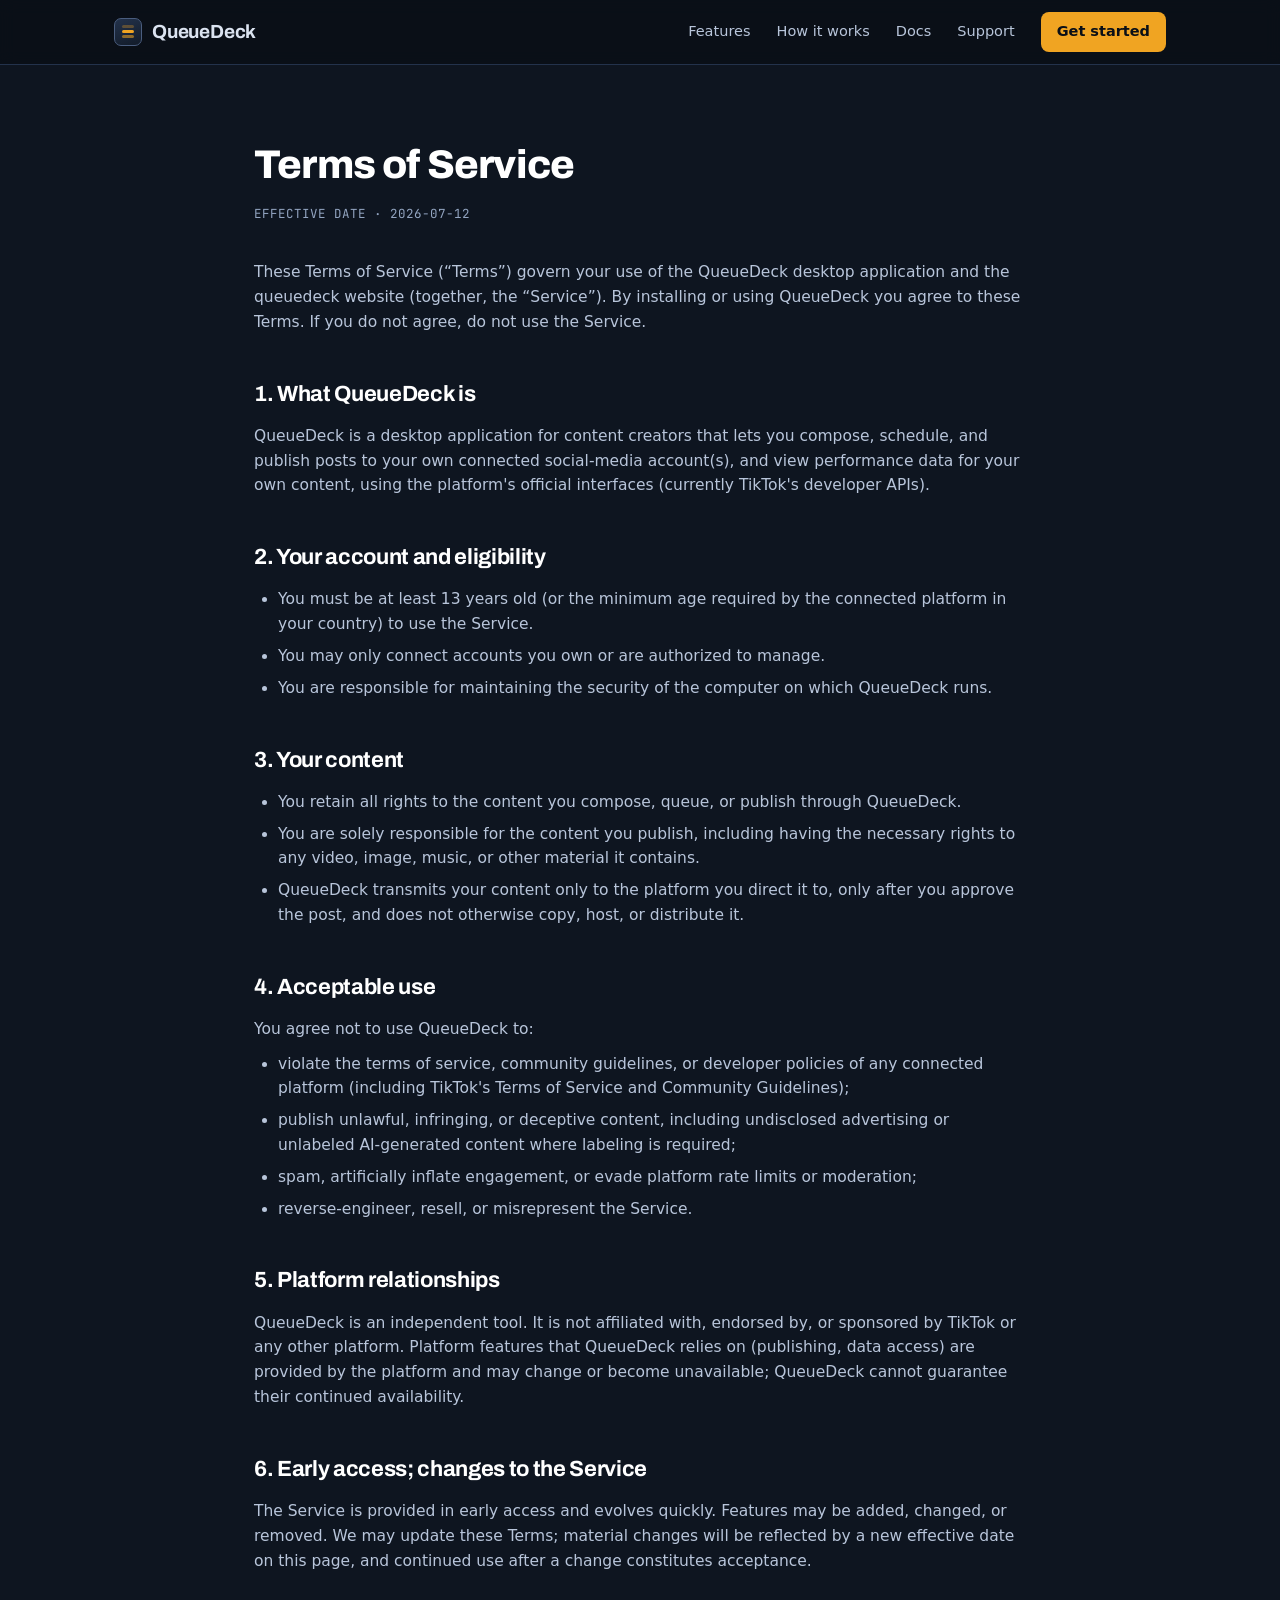
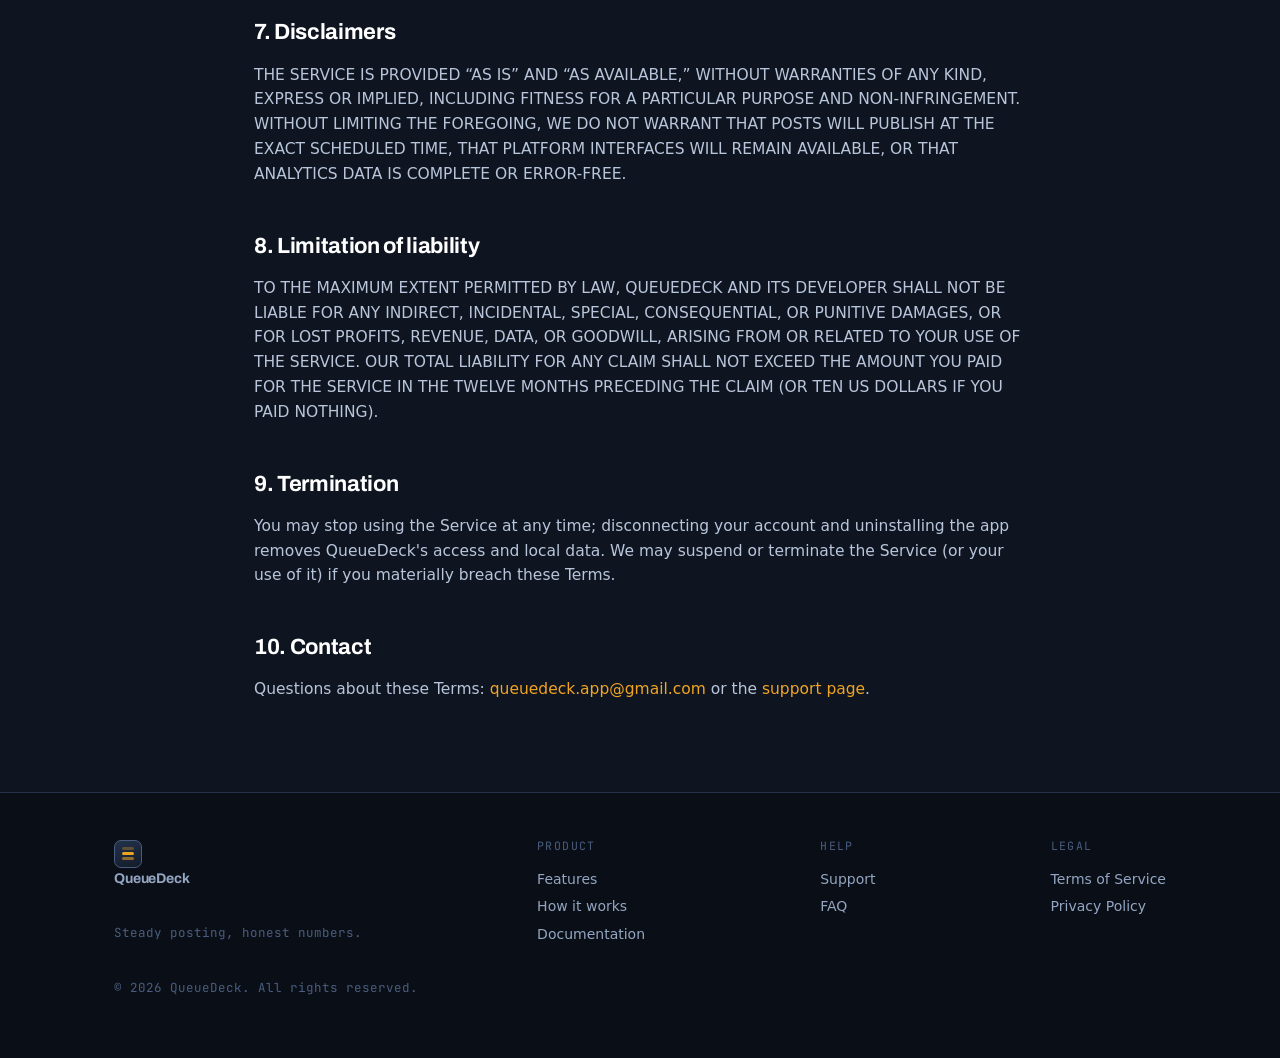
<file: terms.html>
<!DOCTYPE html>
<html lang="en">
<head>
<meta charset="UTF-8">
<meta name="viewport" content="width=device-width, initial-scale=1.0">
<title>Terms of Service — QueueDeck</title>
<meta name="description" content="QueueDeck Terms of Service.">
<link rel="preconnect" href="https://fonts.googleapis.com">
<link rel="preconnect" href="https://fonts.gstatic.com" crossorigin>
<link href="https://fonts.googleapis.com/css2?family=Archivo:wght@500;600;700;800&family=JetBrains+Mono:wght@400;500;700&display=swap" rel="stylesheet">
<link rel="stylesheet" href="assets/deck.css">
<link rel="icon" type="image/png" href="assets/icon-64.png">
</head>
<body>

<header class="site">
  <div class="wrap">
    <a class="logo" href="index.html"><span class="mark"></span>QueueDeck</a>
    <nav class="main">
      <a href="index.html#features">Features</a>
      <a href="index.html#how">How it works</a>
      <a href="docs.html">Docs</a>
      <a href="support.html">Support</a>
      <a class="cta" href="docs.html#get-started">Get started</a>
    </nav>
  </div>
</header>

<div class="page">
  <div class="wrap">
    <h1>Terms of Service</h1>
    <div class="updated">EFFECTIVE DATE · 2026-07-12</div>

    <p>These Terms of Service (“Terms”) govern your use of the QueueDeck desktop application and the
    queuedeck website (together, the “Service”). By installing or using QueueDeck you agree to these
    Terms. If you do not agree, do not use the Service.</p>

    <h2>1. What QueueDeck is</h2>
    <p>QueueDeck is a desktop application for content creators that lets you compose, schedule, and
    publish posts to your own connected social-media account(s), and view performance data for your
    own content, using the platform's official interfaces (currently TikTok's developer APIs).</p>

    <h2>2. Your account and eligibility</h2>
    <ul>
      <li>You must be at least 13 years old (or the minimum age required by the connected platform in
      your country) to use the Service.</li>
      <li>You may only connect accounts you own or are authorized to manage.</li>
      <li>You are responsible for maintaining the security of the computer on which QueueDeck runs.</li>
    </ul>

    <h2>3. Your content</h2>
    <ul>
      <li>You retain all rights to the content you compose, queue, or publish through QueueDeck.</li>
      <li>You are solely responsible for the content you publish, including having the necessary rights
      to any video, image, music, or other material it contains.</li>
      <li>QueueDeck transmits your content only to the platform you direct it to, only after you approve
      the post, and does not otherwise copy, host, or distribute it.</li>
    </ul>

    <h2>4. Acceptable use</h2>
    <p>You agree not to use QueueDeck to:</p>
    <ul>
      <li>violate the terms of service, community guidelines, or developer policies of any connected
      platform (including TikTok's Terms of Service and Community Guidelines);</li>
      <li>publish unlawful, infringing, or deceptive content, including undisclosed advertising or
      unlabeled AI-generated content where labeling is required;</li>
      <li>spam, artificially inflate engagement, or evade platform rate limits or moderation;</li>
      <li>reverse-engineer, resell, or misrepresent the Service.</li>
    </ul>

    <h2>5. Platform relationships</h2>
    <p>QueueDeck is an independent tool. It is not affiliated with, endorsed by, or sponsored by TikTok
    or any other platform. Platform features that QueueDeck relies on (publishing, data access) are
    provided by the platform and may change or become unavailable; QueueDeck cannot guarantee their
    continued availability.</p>

    <h2>6. Early access; changes to the Service</h2>
    <p>The Service is provided in early access and evolves quickly. Features may be added, changed, or
    removed. We may update these Terms; material changes will be reflected by a new effective date on
    this page, and continued use after a change constitutes acceptance.</p>

    <h2>7. Disclaimers</h2>
    <p>THE SERVICE IS PROVIDED “AS IS” AND “AS AVAILABLE,” WITHOUT WARRANTIES OF ANY KIND, EXPRESS OR
    IMPLIED, INCLUDING FITNESS FOR A PARTICULAR PURPOSE AND NON-INFRINGEMENT. WITHOUT LIMITING THE
    FOREGOING, WE DO NOT WARRANT THAT POSTS WILL PUBLISH AT THE EXACT SCHEDULED TIME, THAT PLATFORM
    INTERFACES WILL REMAIN AVAILABLE, OR THAT ANALYTICS DATA IS COMPLETE OR ERROR-FREE.</p>

    <h2>8. Limitation of liability</h2>
    <p>TO THE MAXIMUM EXTENT PERMITTED BY LAW, QUEUEDECK AND ITS DEVELOPER SHALL NOT BE LIABLE FOR ANY
    INDIRECT, INCIDENTAL, SPECIAL, CONSEQUENTIAL, OR PUNITIVE DAMAGES, OR FOR LOST PROFITS, REVENUE,
    DATA, OR GOODWILL, ARISING FROM OR RELATED TO YOUR USE OF THE SERVICE. OUR TOTAL LIABILITY FOR ANY
    CLAIM SHALL NOT EXCEED THE AMOUNT YOU PAID FOR THE SERVICE IN THE TWELVE MONTHS PRECEDING THE
    CLAIM (OR TEN US DOLLARS IF YOU PAID NOTHING).</p>

    <h2>9. Termination</h2>
    <p>You may stop using the Service at any time; disconnecting your account and uninstalling the app
    removes QueueDeck's access and local data. We may suspend or terminate the Service (or your use of
    it) if you materially breach these Terms.</p>

    <h2>10. Contact</h2>
    <p>Questions about these Terms: <a href="mailto:queuedeck.app@gmail.com">queuedeck.app@gmail.com</a>
    or the <a href="support.html">support page</a>.</p>
  </div>
</div>

<footer class="site">
  <div class="wrap">
    <div class="col">
      <a class="logo" href="index.html"><span class="mark"></span>QueueDeck</a>
      <div class="fine">Steady posting, honest numbers.</div>
    </div>
    <div class="col">
      <div class="h">Product</div>
      <a href="index.html#features">Features</a>
      <a href="index.html#how">How it works</a>
      <a href="docs.html">Documentation</a>
    </div>
    <div class="col">
      <div class="h">Help</div>
      <a href="support.html">Support</a>
      <a href="docs.html#faq">FAQ</a>
    </div>
    <div class="col">
      <div class="h">Legal</div>
      <a href="terms.html">Terms of Service</a>
      <a href="privacy.html">Privacy Policy</a>
    </div>
  </div>
  <div class="wrap"><div class="fine">© 2026 QueueDeck. All rights reserved.</div></div>
</footer>

</body>
</html>
</file>
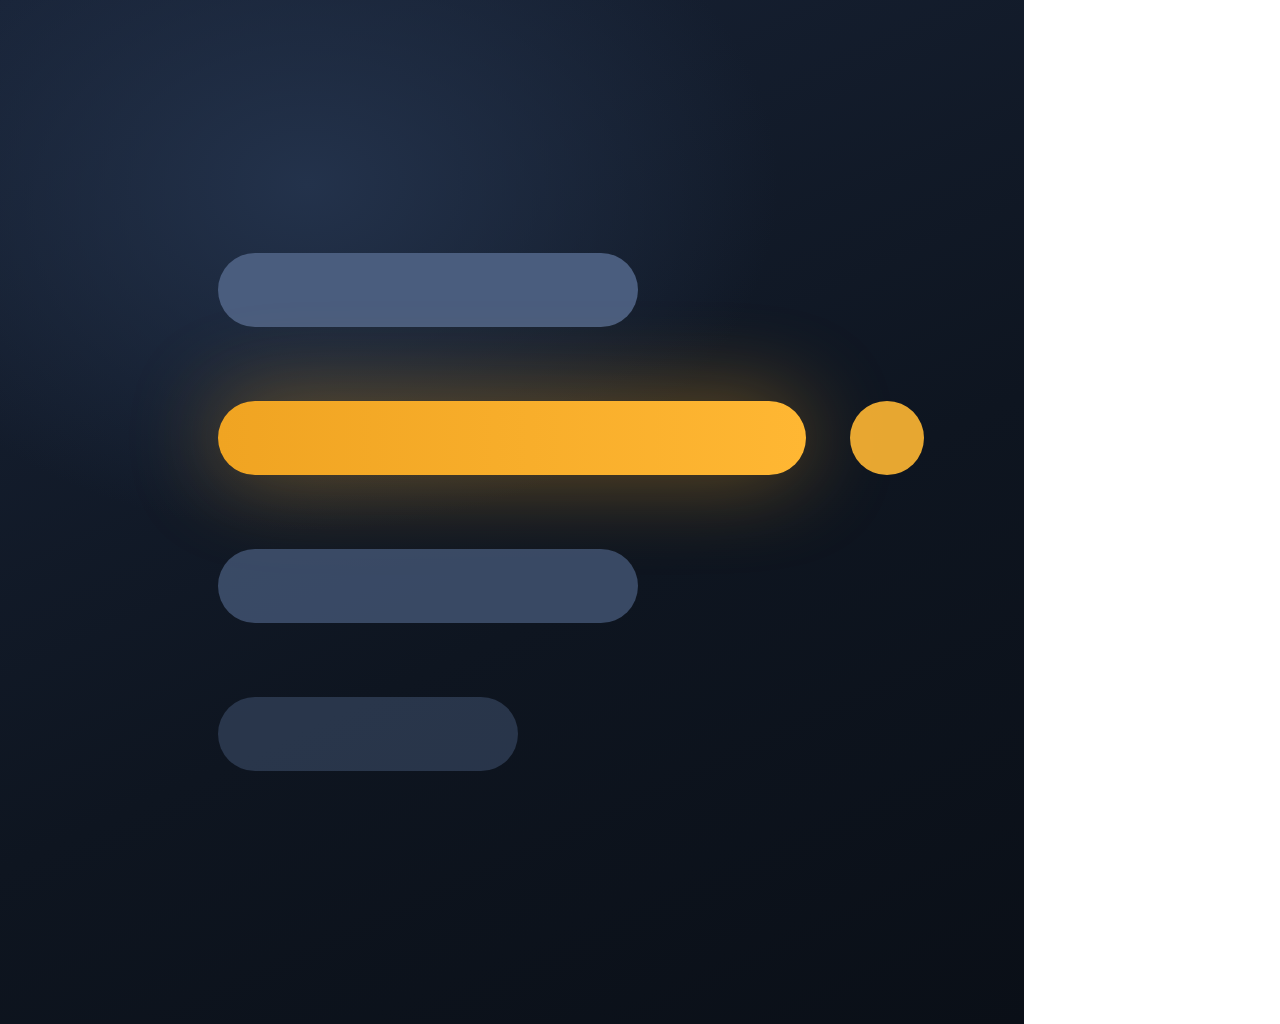
<file: assets/icon-src.html>
<!DOCTYPE html>
<html>
<head>
<meta charset="UTF-8">
<style>
  html, body { margin: 0; padding: 0; width: 1024px; height: 1024px; overflow: hidden; }
  .tile {
    width: 1024px; height: 1024px;
    background:
      radial-gradient(760px 560px at 30% 18%, #23324b 0%, transparent 62%),
      linear-gradient(155deg, #182337 0%, #0e1520 58%, #0a0f17 100%);
    display: grid; place-items: center;
    border-radius: 0; /* platform masks handle rounding; keep square canvas */
  }
  .bars { display: flex; flex-direction: column; gap: 74px; }
  .bar { height: 74px; border-radius: 37px; }
  .bar.b1 { width: 420px; background: #4a5d7e; }
  .bar.b2 {
    width: 588px; background: linear-gradient(90deg, #f0a422, #ffb733);
    box-shadow: 0 0 90px rgba(240, 164, 34, 0.45);
    position: relative;
  }
  .bar.b2::after {
    /* the "publish" dot leaving the queue */
    content: ""; position: absolute; right: -118px; top: 50%;
    transform: translateY(-50%);
    width: 74px; height: 74px; border-radius: 50%;
    background: #ffb733; opacity: .9;
  }
  .bar.b3 { width: 420px; background: #4a5d7e; opacity: .72; }
  .bar.b4 { width: 300px; background: #4a5d7e; opacity: .45; }
</style>
</head>
<body>
  <div class="tile">
    <div class="bars">
      <div class="bar b1"></div>
      <div class="bar b2"></div>
      <div class="bar b3"></div>
      <div class="bar b4"></div>
    </div>
  </div>
</body>
</html>
</file>
<file: assets/deck.css>
/* QueueDeck — console aesthetic. One hue ramp (cold blue) + signal amber. */
:root {
  --ink-950: #0a0f17;
  --ink-900: #0e1520;
  --ink-850: #121b29;
  --ink-800: #182337;
  --ink-700: #23324b;
  --ink-500: #4a5d7e;
  --ink-300: #93a5c1;
  --ink-200: #b8c5da;
  --ink-100: #dbe3f0;
  --paper: #f2f5fa;
  --amber: #f0a422;
  --amber-dim: #b97d15;
  --ok: #4fc38a;
  --wait: #6aa7e8;
  --font-display: "Archivo", system-ui, sans-serif;
  --font-body: system-ui, "Segoe UI", sans-serif;
  --font-mono: "JetBrains Mono", ui-monospace, Consolas, monospace;
}

* { margin: 0; padding: 0; box-sizing: border-box; }

html { scroll-behavior: smooth; }

body {
  font-family: var(--font-body);
  background: var(--ink-900);
  color: var(--ink-100);
  line-height: 1.6;
  font-size: 16.5px;
}

a { color: var(--amber); text-decoration: none; }
a:hover { text-decoration: underline; }

.wrap { max-width: 1100px; margin: 0 auto; padding: 0 24px; }

/* ---------- header ---------- */
header.site {
  border-bottom: 1px solid var(--ink-700);
  background: rgba(10, 15, 23, 0.85);
  backdrop-filter: blur(8px);
  position: sticky; top: 0; z-index: 50;
}
header.site .wrap {
  display: flex; align-items: center; justify-content: space-between;
  height: 64px;
}
.logo {
  display: flex; align-items: center; gap: 10px;
  font-family: var(--font-display); font-weight: 700; font-size: 19px;
  color: var(--ink-100); letter-spacing: -0.01em;
}
.logo:hover { text-decoration: none; }
.logo .mark {
  width: 28px; height: 28px; border-radius: 7px;
  background: linear-gradient(160deg, var(--ink-700), var(--ink-850));
  border: 1px solid var(--ink-500);
  display: grid; place-items: center;
}
.logo .mark::before {
  content: "";
  width: 12px; height: 3px; background: var(--amber); border-radius: 2px;
  box-shadow: 0 5px 0 rgba(240,164,34,.55), 0 -5px 0 rgba(240,164,34,.3);
}
nav.main { display: flex; gap: 26px; align-items: center; }
nav.main a { color: var(--ink-200); font-size: 14.5px; }
nav.main a:hover { color: var(--ink-100); text-decoration: none; }
nav.main a.cta {
  color: var(--ink-950); background: var(--amber);
  padding: 8px 16px; border-radius: 8px; font-weight: 600;
}
nav.main a.cta:hover { background: #ffb733; }

/* ---------- hero ---------- */
.hero {
  padding: 88px 0 72px;
  background:
    radial-gradient(1000px 420px at 75% -10%, rgba(35, 50, 75, .55), transparent),
    repeating-linear-gradient(to bottom, transparent 0 3px, rgba(255,255,255,.011) 3px 4px);
}
.hero .wrap { display: grid; grid-template-columns: 1.05fr 1fr; gap: 56px; align-items: center; }
.kicker {
  font-family: var(--font-mono); font-size: 12.5px; letter-spacing: .14em;
  text-transform: uppercase; color: var(--amber);
}
h1 {
  font-family: var(--font-display); font-weight: 800;
  font-size: clamp(34px, 4.6vw, 52px); line-height: 1.08;
  letter-spacing: -0.02em; margin: 14px 0 18px; color: #fff;
}
.hero p.lede { font-size: 18.5px; color: var(--ink-200); max-width: 46ch; }
.hero .actions { margin-top: 30px; display: flex; gap: 14px; align-items: center; }
.btn {
  display: inline-block; font-weight: 600; border-radius: 9px;
  padding: 12px 22px; font-size: 15.5px;
}
.btn.primary { background: var(--amber); color: var(--ink-950); }
.btn.primary:hover { background: #ffb733; text-decoration: none; }
.btn.ghost { border: 1px solid var(--ink-500); color: var(--ink-100); }
.btn.ghost:hover { border-color: var(--ink-300); text-decoration: none; }
.hero .note { margin-top: 14px; font-size: 13px; color: var(--ink-300); font-family: var(--font-mono); }

/* ---------- the queue board (signature) ---------- */
.deck {
  background: var(--ink-850);
  border: 1px solid var(--ink-700);
  border-radius: 14px;
  box-shadow: 0 24px 60px rgba(0,0,0,.45);
  overflow: hidden;
}
.deck .bar {
  display: flex; align-items: center; justify-content: space-between;
  padding: 12px 16px; border-bottom: 1px solid var(--ink-700);
  font-family: var(--font-mono); font-size: 12px; color: var(--ink-300);
}
.deck .bar .live { color: var(--amber); }
.slot {
  display: grid; grid-template-columns: 86px 1fr auto;
  gap: 14px; align-items: center;
  padding: 13px 16px; border-bottom: 1px solid var(--ink-800);
}
.slot:last-child { border-bottom: none; }
.slot .t {
  font-family: var(--font-mono); font-size: 12.5px; color: var(--ink-300);
  line-height: 1.35;
}
.slot .t b { color: var(--ink-100); font-weight: 500; display: block; }
.slot .what .title { font-size: 14px; color: var(--ink-100); }
.slot .what .meta { font-size: 12px; color: var(--ink-500); font-family: var(--font-mono); margin-top: 2px; }
.chip {
  font-family: var(--font-mono); font-size: 11px; letter-spacing: .06em;
  padding: 4px 10px; border-radius: 99px; border: 1px solid;
}
.chip.posted { color: var(--ok); border-color: rgba(79,195,138,.4); background: rgba(79,195,138,.08); }
.chip.scheduled { color: var(--amber); border-color: rgba(240,164,34,.45); background: rgba(240,164,34,.08); }
.chip.queued { color: var(--wait); border-color: rgba(106,167,232,.4); background: rgba(106,167,232,.08); }
.chip.draft { color: var(--ink-300); border-color: var(--ink-500); background: var(--ink-800); }
.slot.next { border-left: 3px solid var(--amber); background: rgba(240,164,34,.04); }

/* ---------- sections + rail ---------- */
section.block { padding: 84px 0; border-top: 1px solid var(--ink-800); position: relative; }
.railed { position: relative; padding-left: 34px; }
.railed::before {
  content: ""; position: absolute; left: 0; top: 6px; bottom: 6px; width: 2px;
  background: linear-gradient(var(--amber) 0 18px, var(--ink-700) 18px 100%);
  border-radius: 2px;
}
h2 {
  font-family: var(--font-display); font-weight: 700;
  font-size: clamp(26px, 3.2vw, 34px); letter-spacing: -0.015em; color: #fff;
  margin-bottom: 10px;
}
.block .intro { color: var(--ink-200); max-width: 62ch; margin-bottom: 44px; }

.grid3 { display: grid; grid-template-columns: repeat(3, 1fr); gap: 22px; }
.card {
  background: var(--ink-850); border: 1px solid var(--ink-700);
  border-radius: 12px; padding: 26px 24px;
}
.card .tag {
  font-family: var(--font-mono); font-size: 11.5px; color: var(--amber);
  letter-spacing: .1em; text-transform: uppercase;
}
.card h3 {
  font-family: var(--font-display); font-size: 18.5px; font-weight: 600;
  color: #fff; margin: 10px 0 8px;
}
.card p { font-size: 14.5px; color: var(--ink-200); }

/* steps */
.steps { display: grid; grid-template-columns: repeat(3, 1fr); gap: 22px; counter-reset: step; }
.step { position: relative; padding: 26px 24px 24px; background: var(--ink-850); border: 1px solid var(--ink-700); border-radius: 12px; }
.step::before {
  counter-increment: step; content: "0" counter(step);
  font-family: var(--font-mono); font-size: 13px; color: var(--amber);
}
.step h3 { font-family: var(--font-display); font-size: 17.5px; color: #fff; margin: 8px 0 6px; }
.step p { font-size: 14.5px; color: var(--ink-200); }

/* compliance list */
.checklist { display: grid; grid-template-columns: 1fr 1fr; gap: 14px 28px; max-width: 860px; }
.checklist li {
  list-style: none; padding-left: 30px; position: relative;
  font-size: 15px; color: var(--ink-100);
}
.checklist li::before {
  content: "✓"; position: absolute; left: 0; top: 0;
  color: var(--ok); font-family: var(--font-mono); font-weight: 700;
}
.checklist li span { display: block; font-size: 13px; color: var(--ink-300); }

/* FAQ */
details {
  border: 1px solid var(--ink-700); border-radius: 10px;
  padding: 16px 20px; margin-bottom: 12px; background: var(--ink-850);
}
details summary {
  cursor: pointer; font-weight: 600; color: var(--ink-100); font-size: 15.5px;
  font-family: var(--font-display);
}
details p { margin-top: 10px; color: var(--ink-200); font-size: 14.5px; }

/* ---------- docs / legal pages ---------- */
.page { padding: 64px 0 90px; }
.page .wrap { max-width: 820px; }
.page h1 { font-size: clamp(30px, 4vw, 40px); }
.page .updated { font-family: var(--font-mono); font-size: 12.5px; color: var(--ink-300); margin-bottom: 36px; }
.page h2 { font-size: 22px; margin: 42px 0 12px; }
.page h3 { font-family: var(--font-display); font-size: 17px; color: #fff; margin: 28px 0 8px; }
.page p, .page li { color: var(--ink-200); font-size: 15.5px; }
.page ul, .page ol { padding-left: 24px; margin: 10px 0 18px; }
.page li { margin-bottom: 7px; }
.page code {
  font-family: var(--font-mono); font-size: 13.5px; background: var(--ink-800);
  border: 1px solid var(--ink-700); padding: 1.5px 7px; border-radius: 6px; color: var(--ink-100);
}
.page .callout {
  border: 1px solid var(--ink-700); border-left: 3px solid var(--amber);
  background: var(--ink-850); border-radius: 8px; padding: 16px 20px; margin: 22px 0;
  font-size: 14.5px; color: var(--ink-200);
}
.toc {
  border: 1px solid var(--ink-700); background: var(--ink-850); border-radius: 10px;
  padding: 18px 22px; margin-bottom: 30px;
}
.toc .h { font-family: var(--font-mono); font-size: 11.5px; letter-spacing: .12em; text-transform: uppercase; color: var(--amber); margin-bottom: 8px; }
.toc a { display: block; padding: 3px 0; font-size: 14.5px; color: var(--ink-200); }

/* ---------- footer ---------- */
footer.site {
  border-top: 1px solid var(--ink-700); padding: 44px 0 60px;
  background: var(--ink-950);
}
footer.site .wrap { display: flex; justify-content: space-between; gap: 30px; flex-wrap: wrap; }
footer.site .col .h {
  font-family: var(--font-mono); font-size: 11.5px; letter-spacing: .12em;
  text-transform: uppercase; color: var(--ink-500); margin-bottom: 10px;
}
footer.site a { display: block; color: var(--ink-300); font-size: 14px; padding: 2.5px 0; }
footer.site a:hover { color: var(--ink-100); }
footer.site .fine { margin-top: 30px; font-size: 12.5px; color: var(--ink-500); font-family: var(--font-mono); }

/* ---------- responsive ---------- */
@media (max-width: 900px) {
  .hero .wrap { grid-template-columns: 1fr; gap: 40px; }
  .grid3, .steps { grid-template-columns: 1fr; }
  .checklist { grid-template-columns: 1fr; }
  nav.main { gap: 16px; }
  nav.main a:not(.cta):not(:last-of-type) { display: none; }
}
</file>
